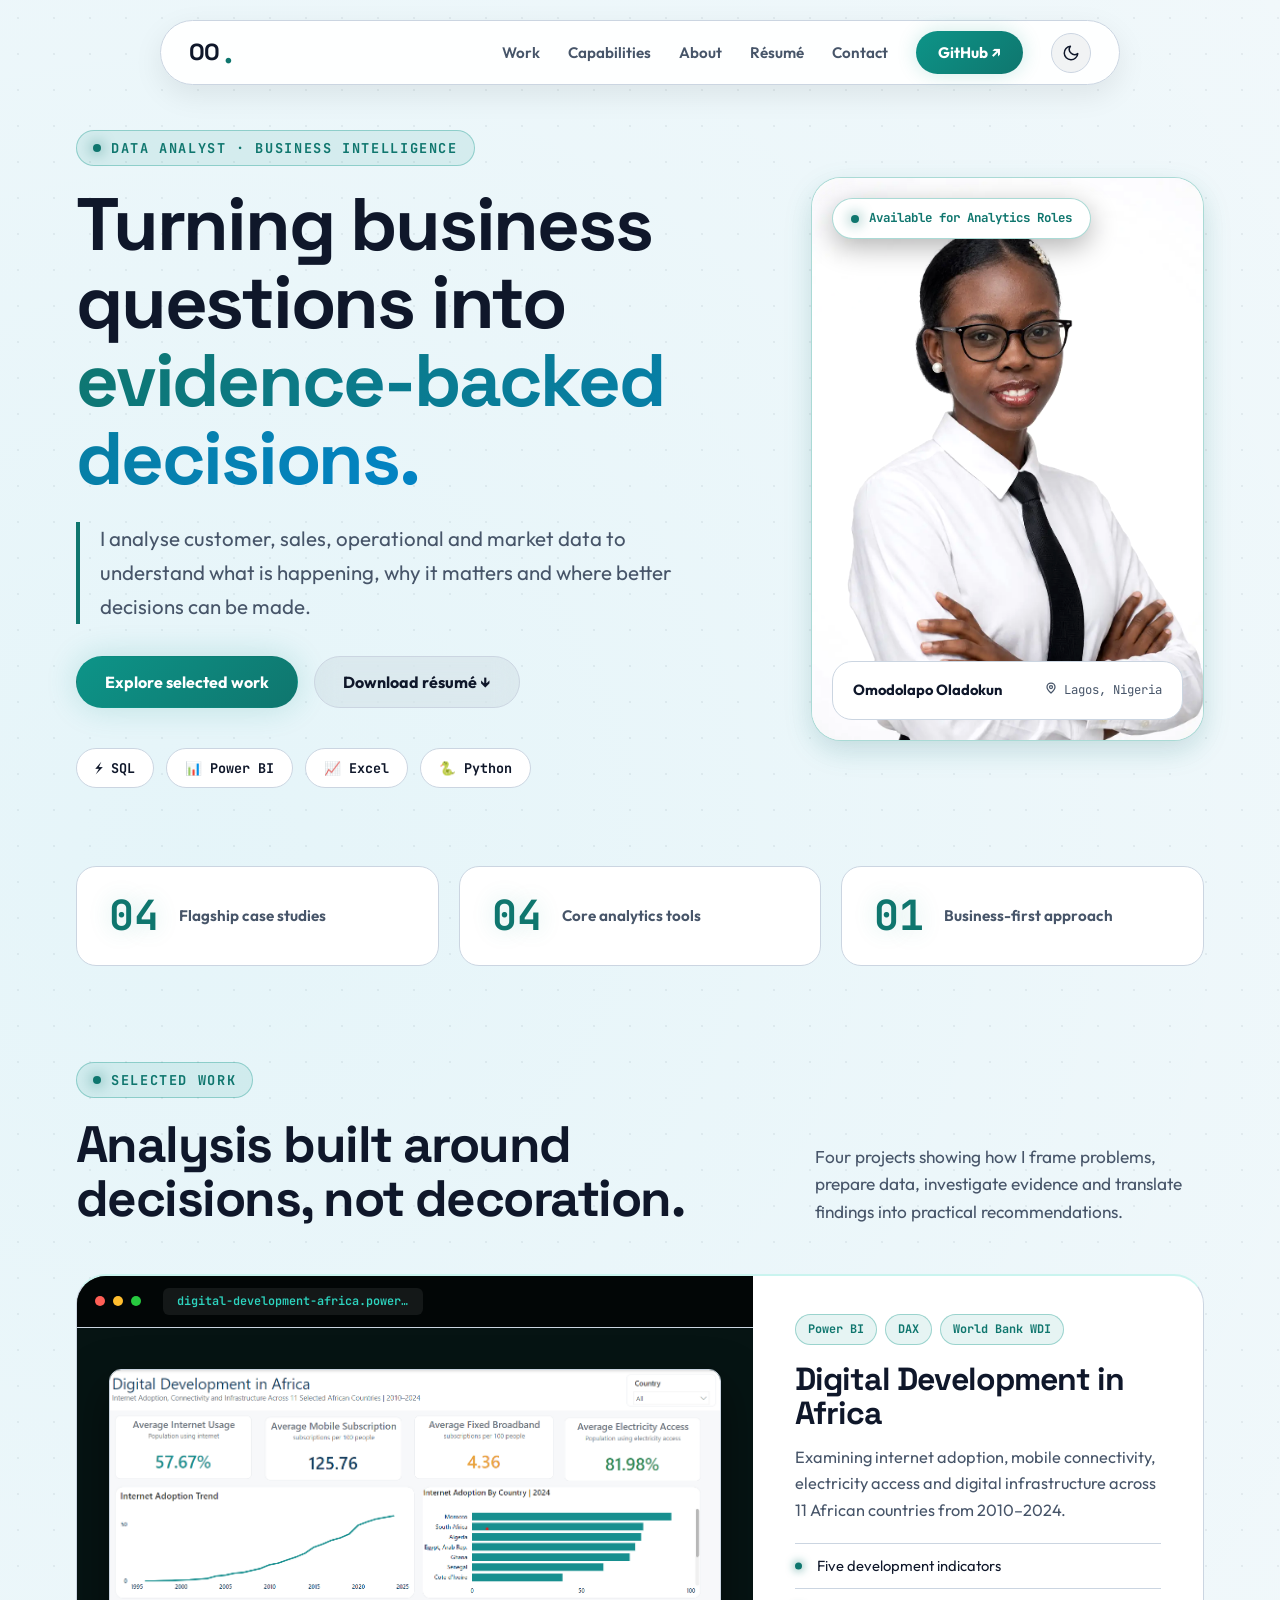
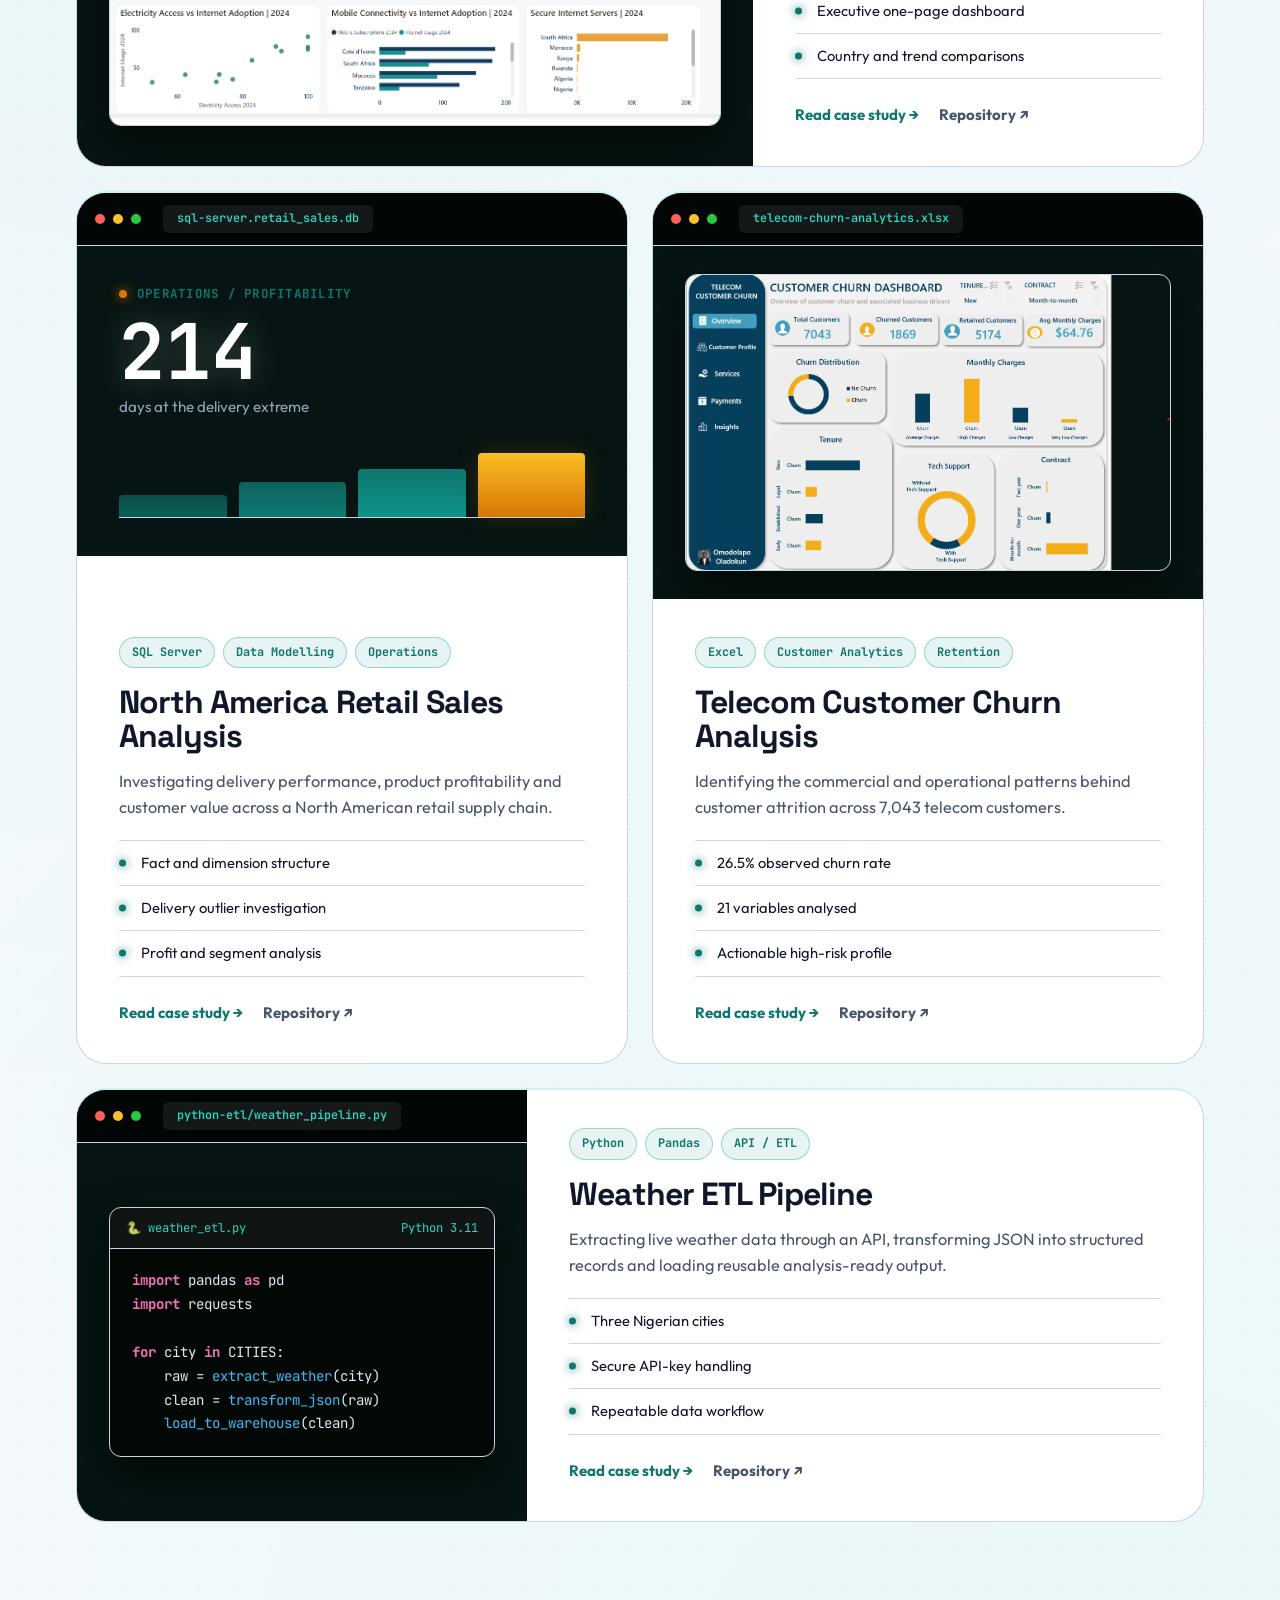
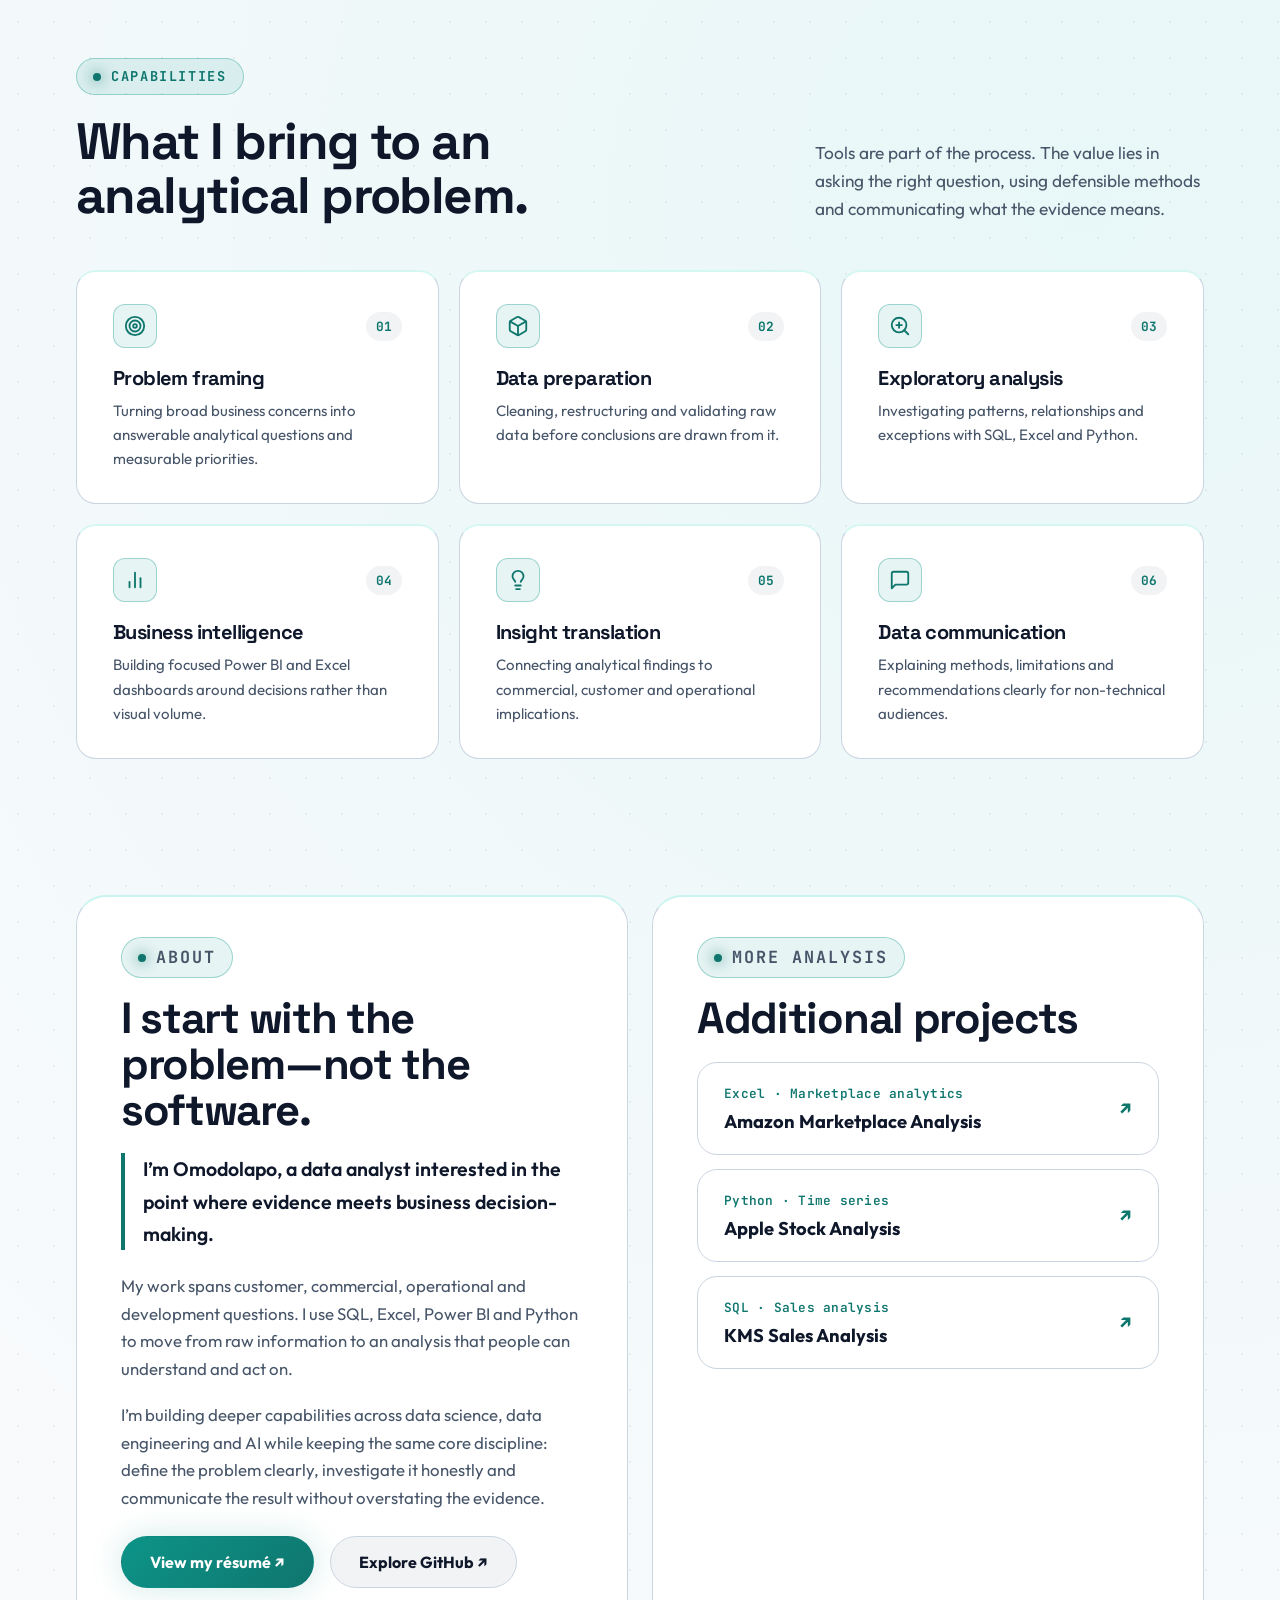
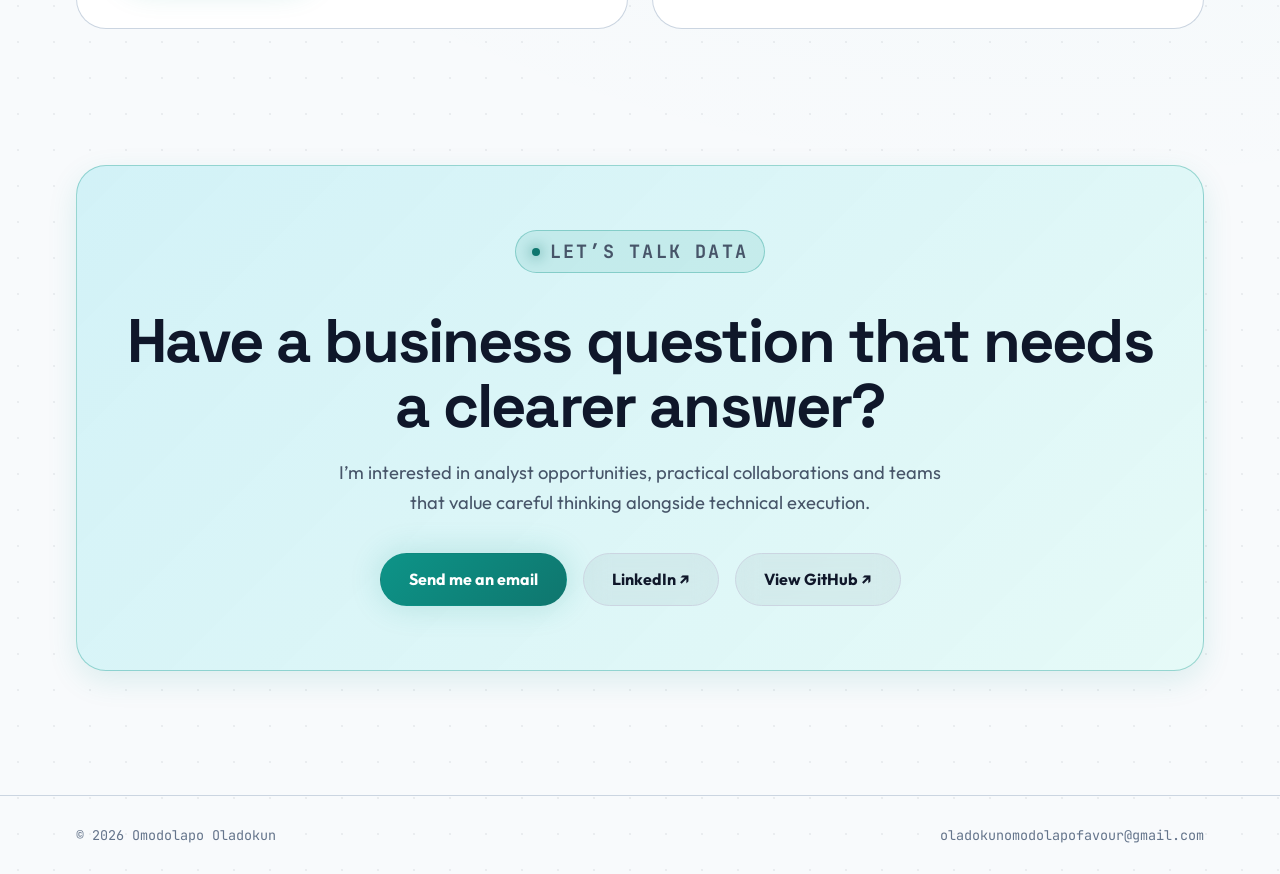
<file: index.html>
<!doctype html>
<html lang="en">
<head>
  <meta charset="utf-8">
  <meta name="viewport" content="width=device-width, initial-scale=1">
  <meta name="description" content="Omodolapo Oladokun is a data analyst using SQL, Power BI, Excel and Python to turn business questions into evidence-backed decisions.">
  <meta name="theme-color" content="#030807">
  <meta property="og:title" content="Omodolapo Oladokun | Data Analyst">
  <meta property="og:description" content="Business-focused analytics case studies across Power BI, SQL, Excel and Python.">
  <meta property="og:image" content="https://omodolapoladokun.github.io/assets/images/omodolapo-oladokun-headshot-v10.webp">
  <meta property="og:url" content="https://omodolapoladokun.github.io/">
  <meta property="og:type" content="website">
  <meta name="twitter:card" content="summary_large_image">
  <title>Omodolapo Oladokun | Data Analyst</title>
  <link rel="canonical" href="https://omodolapoladokun.github.io/">
  <link rel="icon" href="assets/favicon.svg" type="image/svg+xml">
  <link rel="stylesheet" href="styles.css">
  <script src="script.js" defer></script>
</head>
<body>
  <a class="skip-link" href="#main">Skip to content</a>

  <header class="site-header" data-header>
    <div class="shell">
      <div class="nav-wrap">
        <a class="brand" href="#top" aria-label="Omodolapo Oladokun — home">OO<span>.</span></a>
        <button class="nav-toggle" type="button" aria-expanded="false" aria-controls="site-nav" data-nav-toggle>
          <span></span><span></span><span></span>
          <span class="sr-only">Open navigation</span>
        </button>
        <nav id="site-nav" class="site-nav" aria-label="Primary navigation" data-nav>
          <a href="#work">Work</a>
          <a href="#capabilities">Capabilities</a>
          <a href="#about">About</a>
          <a href="assets/documents/omodolapo-oladokun-data-analyst-resume.pdf" target="_blank">Résumé</a>
          <a href="#contact">Contact</a>
          <a class="nav-cta" href="https://github.com/omodolapoladokun" target="_blank" rel="noreferrer">GitHub ↗</a>
          <button class="theme-toggle" type="button" aria-label="Toggle theme" data-theme-toggle>
            <svg class="sun-icon" width="18" height="18" viewBox="0 0 24 24" fill="none" stroke="currentColor" stroke-width="2" stroke-linecap="round" stroke-linejoin="round"><circle cx="12" cy="12" r="5"></circle><line x1="12" y1="1" x2="12" y2="3"></line><line x1="12" y1="21" x2="12" y2="23"></line><line x1="4.22" y1="4.22" x2="5.64" y2="5.64"></line><line x1="18.36" y1="18.36" x2="19.78" y2="19.78"></line><line x1="1" y1="12" x2="3" y2="12"></line><line x1="21" y1="12" x2="23" y2="12"></line><line x1="4.22" y1="19.78" x2="5.64" y2="18.36"></line><line x1="18.36" y1="5.64" x2="19.78" y2="4.22"></line></svg>
            <svg class="moon-icon" width="18" height="18" viewBox="0 0 24 24" fill="none" stroke="currentColor" stroke-width="2" stroke-linecap="round" stroke-linejoin="round"><path d="M21 12.79A9 9 0 1 1 11.21 3 7 7 0 0 0 21 12.79z"></path></svg>
          </button>
        </nav>
      </div>
    </div>
  </header>

  <main id="main">
    <section class="hero shell" id="top">
      <div class="hero-copy reveal" style="--delay: 1;">
        <p class="eyebrow">Data Analyst · Business Intelligence</p>
        <h1>Turning business questions into <em>evidence-backed decisions.</em></h1>
        <p class="hero-lead">I analyse customer, sales, operational and market data to understand what is happening, why it matters and where better decisions can be made.</p>
        <div class="hero-actions">
          <a class="button button-primary" href="#work">Explore selected work</a>
          <a class="button button-secondary" href="assets/documents/omodolapo-oladokun-data-analyst-resume.pdf" download="Omodolapo-Oladokun-Data-Analyst-Resume.pdf">Download résumé ↓</a>
        </div>
        <ul class="tool-line" aria-label="Primary tools">
          <li>⚡ SQL</li>
          <li>📊 Power BI</li>
          <li>📈 Excel</li>
          <li>🐍 Python</li>
        </ul>
      </div>

      <div class="portrait-panel reveal" style="--delay: 2;">
        <div class="portrait-badge">Available for Analytics Roles</div>
        <img class="portrait-image" src="assets/images/omodolapo-oladokun-headshot-v4.webp" alt="Professional portrait of Omodolapo Oladokun" width="1072" height="1467">
        <div class="portrait-caption">
          <span>Omodolapo Oladokun</span>
          <small>
            <svg width="12" height="12" viewBox="0 0 24 24" fill="none" stroke="currentColor" stroke-width="2.5" stroke-linecap="round" stroke-linejoin="round" aria-hidden="true"><path d="M12 2a8 8 0 0 0-8 8c0 5.25 8 12 8 12s8-6.75 8-12a8 8 0 0 0-8-8z"></path><circle cx="12" cy="10" r="3"></circle></svg>
            Lagos, Nigeria
          </small>
        </div>
      </div>
    </section>

    <section class="proof-strip shell" aria-label="Portfolio summary">
      <div class="proof-grid">
        <div class="proof-card reveal" style="--delay: 1;">
          <strong>04</strong>
          <span>Flagship case studies</span>
        </div>
        <div class="proof-card reveal" style="--delay: 2;">
          <strong>04</strong>
          <span>Core analytics tools</span>
        </div>
        <div class="proof-card reveal" style="--delay: 3;">
          <strong>01</strong>
          <span>Business-first approach</span>
        </div>
      </div>
    </section>

    <section class="section shell" id="work">
      <div class="section-heading reveal">
        <div>
          <p class="eyebrow">Selected work</p>
          <h2>Analysis built around decisions, not decoration.</h2>
        </div>
        <p>Four projects showing how I frame problems, prepare data, investigate evidence and translate findings into practical recommendations.</p>
      </div>

      <div class="bento-grid">
        <!-- Project 01: Large Bento -->
        <article class="bento-card bento-card-lg reveal" style="--delay: 1;">
          <a class="bento-visual" href="case-studies/digital-development.html" aria-label="Read Digital Development in Africa case study">
            <div class="browser-bar">
              <span class="browser-dot"></span><span class="browser-dot"></span><span class="browser-dot"></span>
              <span class="browser-url">digital-development-africa.powerbi.com</span>
            </div>
            <div class="bento-img-wrap">
              <img src="assets/images/digital-development-dashboard.png" alt="Power BI dashboard comparing digital development across selected African countries">
            </div>
          </a>
          <div class="bento-body">
            <div>
              <div class="project-tags"><span>Power BI</span><span>DAX</span><span>World Bank WDI</span></div>
              <h3><a href="case-studies/digital-development.html">Digital Development in Africa</a></h3>
              <p>Examining internet adoption, mobile connectivity, electricity access and digital infrastructure across 11 African countries from 2010–2024.</p>
              <ul class="project-evidence">
                <li>Five development indicators</li>
                <li>Executive one-page dashboard</li>
                <li>Country and trend comparisons</li>
              </ul>
            </div>
            <div class="project-links">
              <a class="text-link" href="case-studies/digital-development.html">Read case study →</a>
              <a class="text-link muted" href="https://github.com/omodolapoladokun/Digital-Development-In-Africa" target="_blank" rel="noreferrer">Repository ↗</a>
            </div>
          </div>
        </article>

        <!-- Project 02: Medium Bento -->
        <article class="bento-card bento-card-md reveal" style="--delay: 2;">
          <a class="bento-visual" href="case-studies/retail-sales.html" aria-label="Read North America Retail Sales case study">
            <div class="browser-bar">
              <span class="browser-dot"></span><span class="browser-dot"></span><span class="browser-dot"></span>
              <span class="browser-url">sql-server.retail_sales.db</span>
            </div>
            <div class="retail-bento-graphic">
              <div class="visual-kicker">Operations / Profitability</div>
              <div class="visual-stat">
                <strong>214</strong>
                <span>days at the delivery extreme</span>
              </div>
              <div class="visual-bars" aria-hidden="true"><i></i><i></i><i></i><i></i></div>
            </div>
          </a>
          <div class="bento-body">
            <div>
              <div class="project-tags"><span>SQL Server</span><span>Data Modelling</span><span>Operations</span></div>
              <h3><a href="case-studies/retail-sales.html">North America Retail Sales Analysis</a></h3>
              <p>Investigating delivery performance, product profitability and customer value across a North American retail supply chain.</p>
              <ul class="project-evidence">
                <li>Fact and dimension structure</li>
                <li>Delivery outlier investigation</li>
                <li>Profit and segment analysis</li>
              </ul>
            </div>
            <div class="project-links">
              <a class="text-link" href="case-studies/retail-sales.html">Read case study →</a>
              <a class="text-link muted" href="https://github.com/omodolapoladokun/North-America-Retail-Sales-Analysis" target="_blank" rel="noreferrer">Repository ↗</a>
            </div>
          </div>
        </article>

        <!-- Project 03: Medium Bento -->
        <article class="bento-card bento-card-md reveal" style="--delay: 3;">
          <a class="bento-visual" href="case-studies/telecom-churn.html" aria-label="Read Telecom Customer Churn case study">
            <div class="browser-bar">
              <span class="browser-dot"></span><span class="browser-dot"></span><span class="browser-dot"></span>
              <span class="browser-url">telecom-churn-analytics.xlsx</span>
            </div>
            <div class="bento-img-wrap">
              <img src="assets/images/telecom-churn-dashboard.png" alt="Excel dashboard summarising telecom customer churn analysis">
            </div>
          </a>
          <div class="bento-body">
            <div>
              <div class="project-tags"><span>Excel</span><span>Customer Analytics</span><span>Retention</span></div>
              <h3><a href="case-studies/telecom-churn.html">Telecom Customer Churn Analysis</a></h3>
              <p>Identifying the commercial and operational patterns behind customer attrition across 7,043 telecom customers.</p>
              <ul class="project-evidence">
                <li>26.5% observed churn rate</li>
                <li>21 variables analysed</li>
                <li>Actionable high-risk profile</li>
              </ul>
            </div>
            <div class="project-links">
              <a class="text-link" href="case-studies/telecom-churn.html">Read case study →</a>
              <a class="text-link muted" href="https://github.com/omodolapoladokun/Telecom-Customer-Churn-Analysis" target="_blank" rel="noreferrer">Repository ↗</a>
            </div>
          </div>
        </article>

        <!-- Project 04: Full Width Code Bento -->
        <article class="bento-card bento-card-full reveal" style="--delay: 4;">
          <a class="bento-visual" href="case-studies/weather-etl.html" aria-label="Read Weather ETL Pipeline case study">
            <div class="browser-bar">
              <span class="browser-dot"></span><span class="browser-dot"></span><span class="browser-dot"></span>
              <span class="browser-url">python-etl/weather_pipeline.py</span>
            </div>
            <div class="code-bento-graphic">
              <div class="code-window" aria-hidden="true">
                <div class="code-header">
                  <span>🐍 weather_etl.py</span>
                  <span>Python 3.11</span>
                </div>
                <pre><span class="code-kw">import</span> pandas <span class="code-kw">as</span> pd
<span class="code-kw">import</span> requests

<span class="code-kw">for</span> city <span class="code-kw">in</span> CITIES:
    raw = <span class="code-fn">extract_weather</span>(city)
    clean = <span class="code-fn">transform_json</span>(raw)
    <span class="code-fn">load_to_warehouse</span>(clean)</pre>
              </div>
            </div>
          </a>
          <div class="bento-body">
            <div>
              <div class="project-tags"><span>Python</span><span>Pandas</span><span>API / ETL</span></div>
              <h3><a href="case-studies/weather-etl.html">Weather ETL Pipeline</a></h3>
              <p>Extracting live weather data through an API, transforming JSON into structured records and loading reusable analysis-ready output.</p>
              <ul class="project-evidence">
                <li>Three Nigerian cities</li>
                <li>Secure API-key handling</li>
                <li>Repeatable data workflow</li>
              </ul>
            </div>
            <div class="project-links">
              <a class="text-link" href="case-studies/weather-etl.html">Read case study →</a>
              <a class="text-link muted" href="https://github.com/omodolapoladokun/Weather-ETL-Pipeline" target="_blank" rel="noreferrer">Repository ↗</a>
            </div>
          </div>
        </article>
      </div>
    </section>

    <section class="section section-tint" id="capabilities">
      <div class="shell">
        <div class="section-heading reveal">
          <div><p class="eyebrow">Capabilities</p><h2>What I bring to an analytical problem.</h2></div>
          <p>Tools are part of the process. The value lies in asking the right question, using defensible methods and communicating what the evidence means.</p>
        </div>
        <div class="capability-grid">
          <article class="capability-card reveal" style="--delay: 1;">
            <div class="capability-header">
              <div class="capability-icon" aria-hidden="true">
                <svg width="22" height="22" viewBox="0 0 24 24" fill="none" stroke="currentColor" stroke-width="2" stroke-linecap="round" stroke-linejoin="round"><circle cx="12" cy="12" r="10"></circle><circle cx="12" cy="12" r="6"></circle><circle cx="12" cy="12" r="2"></circle></svg>
              </div>
              <span class="capability-num">01</span>
            </div>
            <h3>Problem framing</h3>
            <p>Turning broad business concerns into answerable analytical questions and measurable priorities.</p>
          </article>

          <article class="capability-card reveal" style="--delay: 2;">
            <div class="capability-header">
              <div class="capability-icon" aria-hidden="true">
                <svg width="22" height="22" viewBox="0 0 24 24" fill="none" stroke="currentColor" stroke-width="2" stroke-linecap="round" stroke-linejoin="round"><path d="M21 16V8a2 2 0 0 0-1-1.73l-7-4a2 2 0 0 0-2 0l-7 4A2 2 0 0 0 3 8v8a2 2 0 0 0 1 1.73l7 4a2 2 0 0 0 2 0l7-4A2 2 0 0 0 21 16z"></path><polyline points="3.27 6.96 12 12.01 20.73 6.96"></polyline><line x1="12" y1="22.08" x2="12" y2="12"></line></svg>
              </div>
              <span class="capability-num">02</span>
            </div>
            <h3>Data preparation</h3>
            <p>Cleaning, restructuring and validating raw data before conclusions are drawn from it.</p>
          </article>

          <article class="capability-card reveal" style="--delay: 3;">
            <div class="capability-header">
              <div class="capability-icon" aria-hidden="true">
                <svg width="22" height="22" viewBox="0 0 24 24" fill="none" stroke="currentColor" stroke-width="2" stroke-linecap="round" stroke-linejoin="round"><circle cx="11" cy="11" r="8"></circle><line x1="21" y1="21" x2="16.65" y2="16.65"></line><line x1="11" y1="8" x2="11" y2="14"></line><line x1="8" y1="11" x2="14" y2="11"></line></svg>
              </div>
              <span class="capability-num">03</span>
            </div>
            <h3>Exploratory analysis</h3>
            <p>Investigating patterns, relationships and exceptions with SQL, Excel and Python.</p>
          </article>

          <article class="capability-card reveal" style="--delay: 4;">
            <div class="capability-header">
              <div class="capability-icon" aria-hidden="true">
                <svg width="22" height="22" viewBox="0 0 24 24" fill="none" stroke="currentColor" stroke-width="2" stroke-linecap="round" stroke-linejoin="round"><line x1="18" y1="20" x2="18" y2="10"></line><line x1="12" y1="20" x2="12" y2="4"></line><line x1="6" y1="20" x2="6" y2="14"></line></svg>
              </div>
              <span class="capability-num">04</span>
            </div>
            <h3>Business intelligence</h3>
            <p>Building focused Power BI and Excel dashboards around decisions rather than visual volume.</p>
          </article>

          <article class="capability-card reveal" style="--delay: 5;">
            <div class="capability-header">
              <div class="capability-icon" aria-hidden="true">
                <svg width="22" height="22" viewBox="0 0 24 24" fill="none" stroke="currentColor" stroke-width="2" stroke-linecap="round" stroke-linejoin="round"><path d="M15 14c.2-1 .7-1.7 1.5-2.5 1-.9 1.5-2.2 1.5-3.5A6 6 0 0 0 6 8c0 1 .2 2.2 1.5 3.5.7.7 1.3 1.5 1.5 2.5"></path><path d="M9 18h6"></path><path d="M10 22h4"></path></svg>
              </div>
              <span class="capability-num">05</span>
            </div>
            <h3>Insight translation</h3>
            <p>Connecting analytical findings to commercial, customer and operational implications.</p>
          </article>

          <article class="capability-card reveal" style="--delay: 6;">
            <div class="capability-header">
              <div class="capability-icon" aria-hidden="true">
                <svg width="22" height="22" viewBox="0 0 24 24" fill="none" stroke="currentColor" stroke-width="2" stroke-linecap="round" stroke-linejoin="round"><path d="M21 15a2 2 0 0 1-2 2H7l-4 4V5a2 2 0 0 1 2-2h14a2 2 0 0 1 2 2z"></path></svg>
              </div>
              <span class="capability-num">06</span>
            </div>
            <h3>Data communication</h3>
            <p>Explaining methods, limitations and recommendations clearly for non-technical audiences.</p>
          </article>
        </div>
      </div>
    </section>

    <section class="section shell" id="about">
      <div class="about-bento">
        <div class="about-card reveal">
          <p class="eyebrow">About</p>
          <h2>I start with the problem—not the software.</h2>
          <p class="about-lead">I’m Omodolapo, a data analyst interested in the point where evidence meets business decision-making.</p>
          <p>My work spans customer, commercial, operational and development questions. I use SQL, Excel, Power BI and Python to move from raw information to an analysis that people can understand and act on.</p>
          <p>I’m building deeper capabilities across data science, data engineering and AI while keeping the same core discipline: define the problem clearly, investigate it honestly and communicate the result without overstating the evidence.</p>
          <div class="hero-actions" style="margin-top: 24px;">
            <a class="button button-primary" href="assets/documents/omodolapo-oladokun-data-analyst-resume.pdf" target="_blank">View my résumé ↗</a>
            <a class="button button-secondary" href="https://github.com/omodolapoladokun" target="_blank" rel="noreferrer">Explore GitHub ↗</a>
          </div>
        </div>

        <div class="about-card reveal" style="--delay: 2;">
          <p class="eyebrow">More analysis</p>
          <h2>Additional projects</h2>
          <div class="small-projects">
            <a class="small-project" href="https://github.com/omodolapoladokun/Amazon-Marketplace-Analysis" target="_blank" rel="noreferrer">
              <div>
                <span>Excel · Marketplace analytics</span>
                <strong>Amazon Marketplace Analysis</strong>
              </div>
              <i>↗</i>
            </a>
            <a class="small-project" href="https://github.com/omodolapoladokun/Apple-Stock-Time-Series-Analysis" target="_blank" rel="noreferrer">
              <div>
                <span>Python · Time series</span>
                <strong>Apple Stock Analysis</strong>
              </div>
              <i>↗</i>
            </a>
            <a class="small-project" href="https://github.com/omodolapoladokun/KMS_Sales_Analysis" target="_blank" rel="noreferrer">
              <div>
                <span>SQL · Sales analysis</span>
                <strong>KMS Sales Analysis</strong>
              </div>
              <i>↗</i>
            </a>
          </div>
        </div>
      </div>
    </section>

    <section class="section shell" id="contact">
      <div class="contact-bento reveal">
        <p class="eyebrow">Let’s talk data</p>
        <h2>Have a business question that needs a clearer answer?</h2>
        <p>I’m interested in analyst opportunities, practical collaborations and teams that value careful thinking alongside technical execution.</p>
        <div class="contact-actions">
          <a class="button button-primary" href="mailto:oladokunomodolapofavour@gmail.com">Send me an email</a>
          <a class="button button-secondary" href="https://www.linkedin.com/in/omodolapoladokun" target="_blank" rel="noreferrer">LinkedIn ↗</a>
          <a class="button button-secondary" href="https://github.com/omodolapoladokun" target="_blank" rel="noreferrer">View GitHub ↗</a>
        </div>
      </div>
    </section>
  </main>

  <footer class="site-footer">
    <div class="shell">
      <span>© <span data-year></span> Omodolapo Oladokun</span>
      <a href="mailto:oladokunomodolapofavour@gmail.com">oladokunomodolapofavour@gmail.com</a>
    </div>
  </footer>
</body>
</html>
</file>
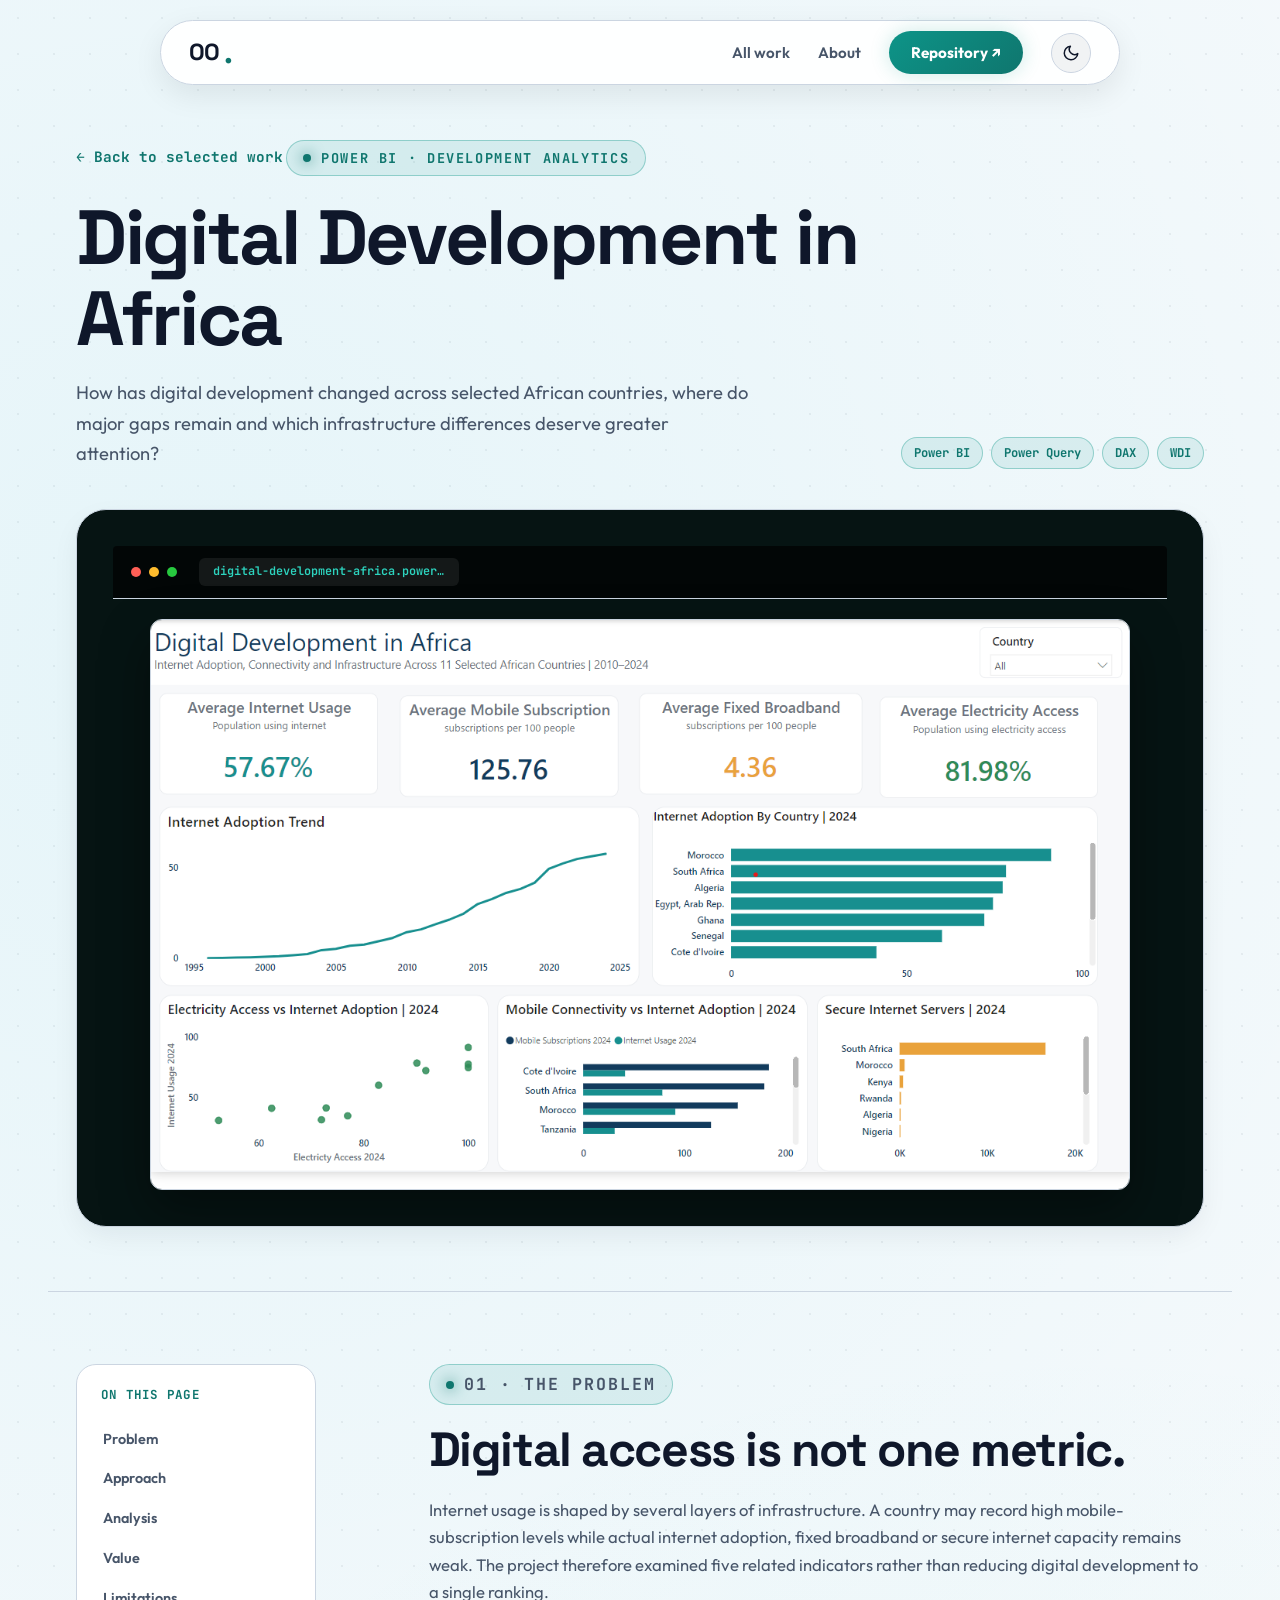
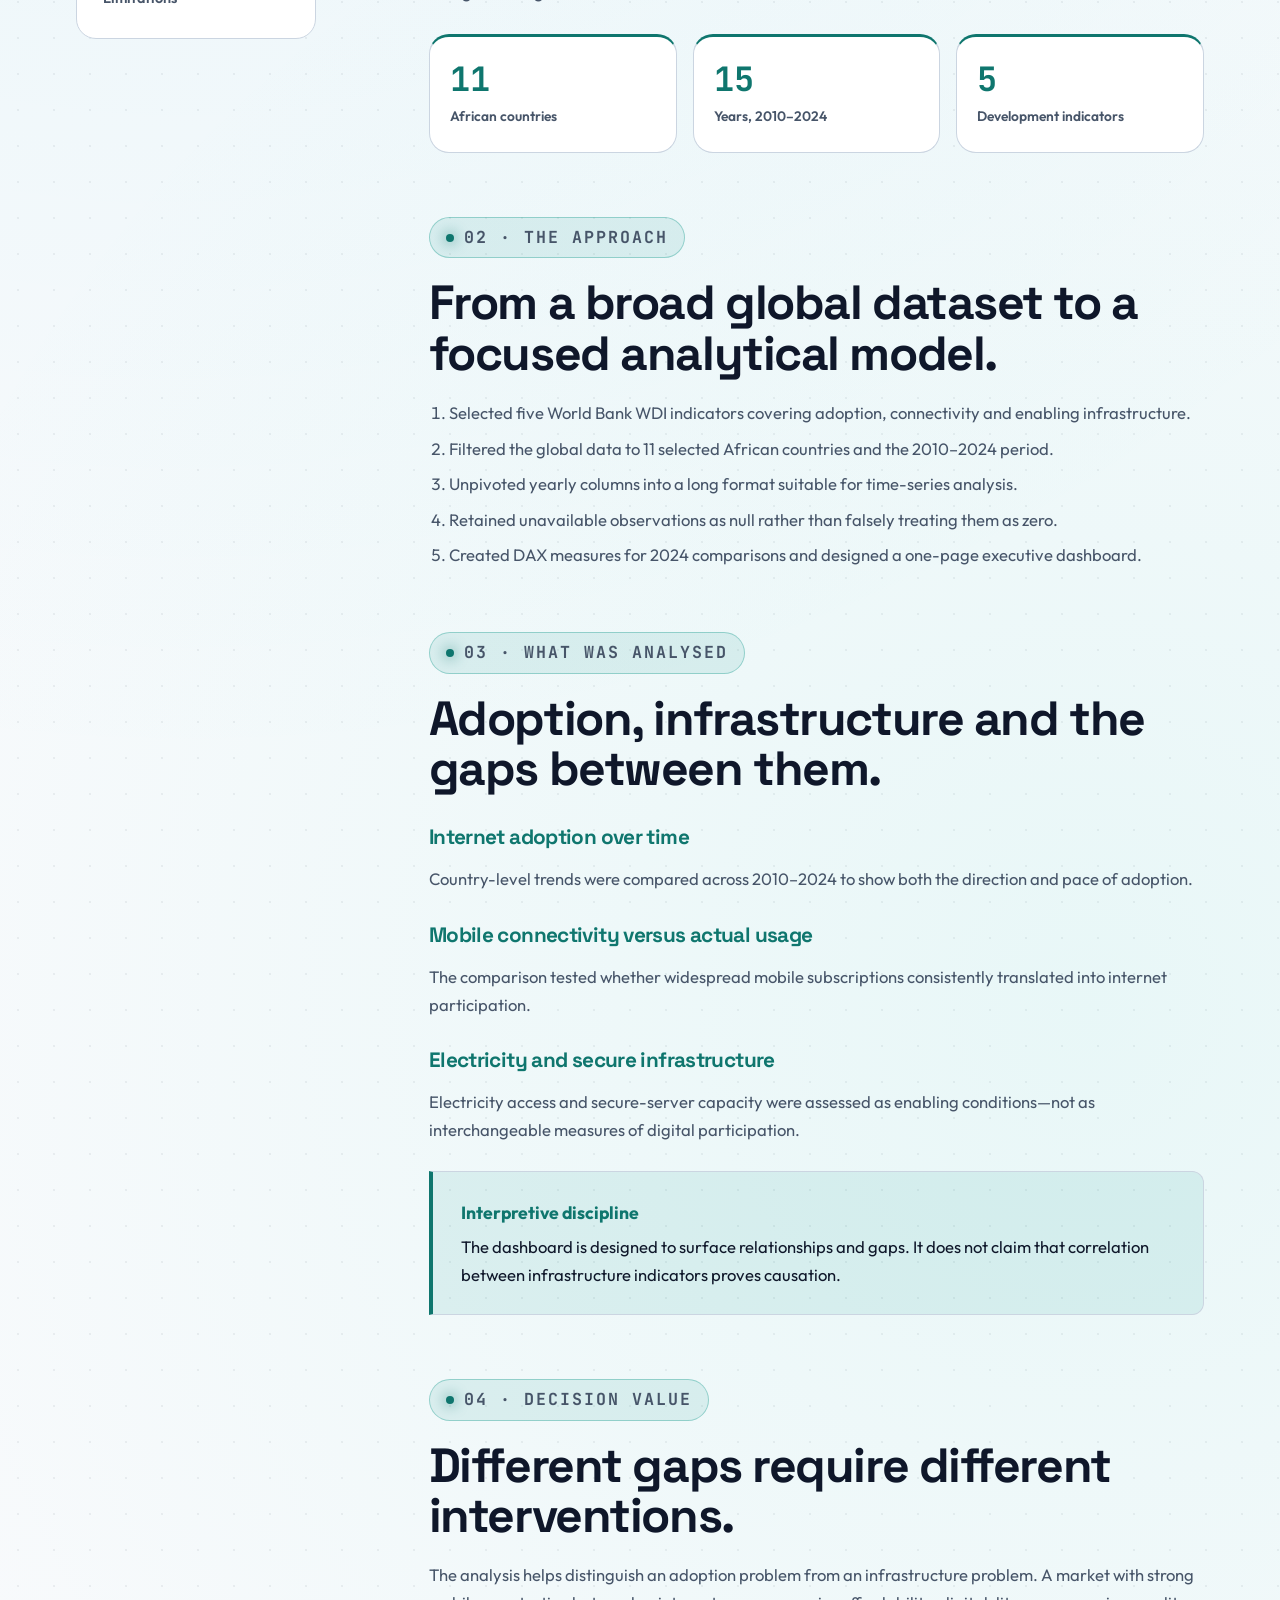
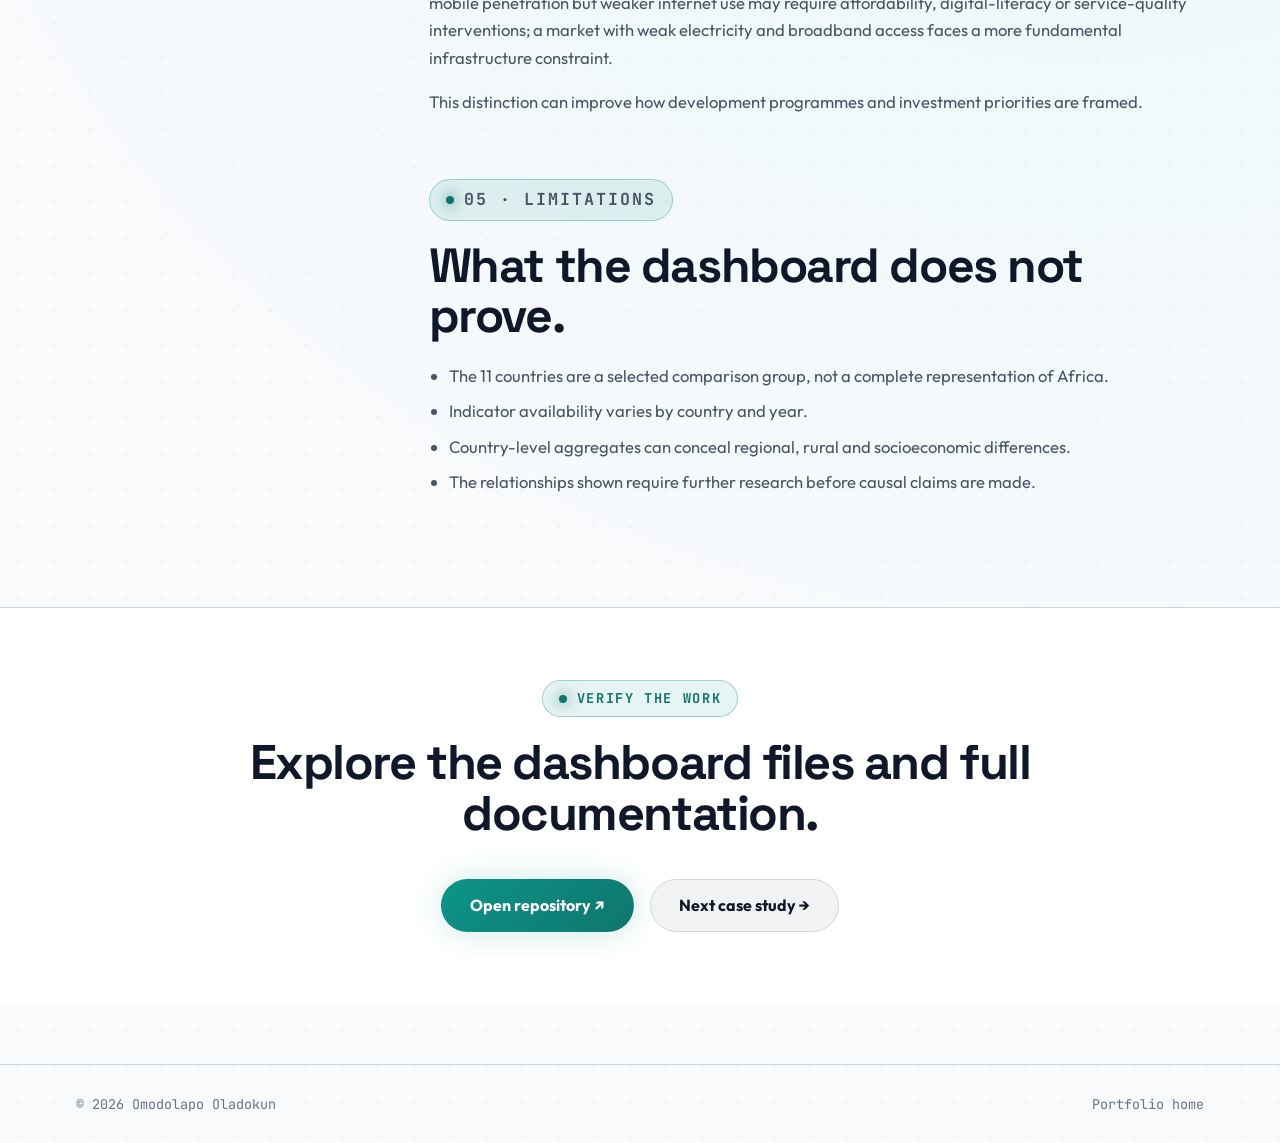
<file: case-studies/digital-development.html>
<!doctype html>
<html lang="en">
<head>
  <meta charset="utf-8">
  <meta name="viewport" content="width=device-width, initial-scale=1">
  <meta name="description" content="Power BI case study examining digital development across 11 selected African countries.">
  <title>Digital Development in Africa | Omodolapo Oladokun</title>
  <link rel="icon" href="../assets/favicon.svg" type="image/svg+xml">
  <link rel="stylesheet" href="../styles.css">
  <script src="../script.js" defer></script>
</head>
<body>
  <a class="skip-link" href="#case-content">Skip to case study</a>
  <header class="site-header" data-header>
    <div class="shell">
      <div class="nav-wrap">
        <a class="brand" href="../index.html">OO<span>.</span></a>
        <button class="nav-toggle" type="button" aria-expanded="false" aria-controls="case-nav" data-nav-toggle>
          <span></span><span></span><span></span>
          <span class="sr-only">Open navigation</span>
        </button>
        <nav id="case-nav" class="site-nav" data-nav>
          <a href="../index.html#work">All work</a>
          <a href="../index.html#about">About</a>
          <a class="nav-cta" href="https://github.com/omodolapoladokun/Digital-Development-In-Africa" target="_blank" rel="noreferrer">Repository ↗</a>
          <button class="theme-toggle" type="button" aria-label="Toggle theme" data-theme-toggle>
            <svg class="sun-icon" width="18" height="18" viewBox="0 0 24 24" fill="none" stroke="currentColor" stroke-width="2" stroke-linecap="round" stroke-linejoin="round"><circle cx="12" cy="12" r="5"></circle><line x1="12" y1="1" x2="12" y2="3"></line><line x1="12" y1="21" x2="12" y2="23"></line><line x1="4.22" y1="4.22" x2="5.64" y2="5.64"></line><line x1="18.36" y1="18.36" x2="19.78" y2="19.78"></line><line x1="1" y1="12" x2="3" y2="12"></line><line x1="21" y1="12" x2="23" y2="12"></line><line x1="4.22" y1="19.78" x2="5.64" y2="18.36"></line><line x1="18.36" y1="5.64" x2="19.78" y2="4.22"></line></svg>
            <svg class="moon-icon" width="18" height="18" viewBox="0 0 24 24" fill="none" stroke="currentColor" stroke-width="2" stroke-linecap="round" stroke-linejoin="round"><path d="M21 12.79A9 9 0 1 1 11.21 3 7 7 0 0 0 21 12.79z"></path></svg>
          </button>
        </nav>
      </div>
    </div>
  </header>
  <main>
    <section class="case-hero shell reveal">
      <a class="back-link" href="../index.html#work">← Back to selected work</a>
      <p class="eyebrow">Power BI · Development analytics</p>
      <h1>Digital Development in Africa</h1>
      <div class="case-intro">
        <p>How has digital development changed across selected African countries, where do major gaps remain and which infrastructure differences deserve greater attention?</p>
        <div class="case-tools"><span>Power BI</span><span>Power Query</span><span>DAX</span><span>WDI</span></div>
      </div>
      <div class="case-cover">
        <div class="browser-bar" style="width: 100%; border-radius: 4px 4px 0 0; margin-bottom: 20px;">
          <span class="browser-dot"></span><span class="browser-dot"></span><span class="browser-dot"></span>
          <span class="browser-url">digital-development-africa.powerbi.com</span>
        </div>
        <img src="../assets/images/digital-development-dashboard.png" alt="Power BI dashboard comparing internet adoption, mobile connectivity, electricity and secure internet infrastructure">
      </div>
    </section>

    <div class="case-body shell" id="case-content">
      <aside class="case-sidebar">
        <p>On this page</p>
        <a href="#problem">Problem</a>
        <a href="#approach">Approach</a>
        <a href="#analysis">Analysis</a>
        <a href="#value">Value</a>
        <a href="#limitations">Limitations</a>
      </aside>
      <article class="case-content">
        <section id="problem">
          <p class="eyebrow">01 · The problem</p>
          <h2>Digital access is not one metric.</h2>
          <p>Internet usage is shaped by several layers of infrastructure. A country may record high mobile-subscription levels while actual internet adoption, fixed broadband or secure internet capacity remains weak. The project therefore examined five related indicators rather than reducing digital development to a single ranking.</p>
          <div class="metric-grid">
            <div class="metric"><strong>11</strong><span>African countries</span></div>
            <div class="metric"><strong>15</strong><span>Years, 2010–2024</span></div>
            <div class="metric"><strong>5</strong><span>Development indicators</span></div>
          </div>
        </section>
        <section id="approach">
          <p class="eyebrow">02 · The approach</p>
          <h2>From a broad global dataset to a focused analytical model.</h2>
          <ol>
            <li>Selected five World Bank WDI indicators covering adoption, connectivity and enabling infrastructure.</li>
            <li>Filtered the global data to 11 selected African countries and the 2010–2024 period.</li>
            <li>Unpivoted yearly columns into a long format suitable for time-series analysis.</li>
            <li>Retained unavailable observations as null rather than falsely treating them as zero.</li>
            <li>Created DAX measures for 2024 comparisons and designed a one-page executive dashboard.</li>
          </ol>
        </section>
        <section id="analysis">
          <p class="eyebrow">03 · What was analysed</p>
          <h2>Adoption, infrastructure and the gaps between them.</h2>
          <h3>Internet adoption over time</h3>
          <p>Country-level trends were compared across 2010–2024 to show both the direction and pace of adoption.</p>
          <h3>Mobile connectivity versus actual usage</h3>
          <p>The comparison tested whether widespread mobile subscriptions consistently translated into internet participation.</p>
          <h3>Electricity and secure infrastructure</h3>
          <p>Electricity access and secure-server capacity were assessed as enabling conditions—not as interchangeable measures of digital participation.</p>
          <div class="insight">
            <strong>Interpretive discipline</strong>The dashboard is designed to surface relationships and gaps. It does not claim that correlation between infrastructure indicators proves causation.
          </div>
        </section>
        <section id="value">
          <p class="eyebrow">04 · Decision value</p>
          <h2>Different gaps require different interventions.</h2>
          <p>The analysis helps distinguish an adoption problem from an infrastructure problem. A market with strong mobile penetration but weaker internet use may require affordability, digital-literacy or service-quality interventions; a market with weak electricity and broadband access faces a more fundamental infrastructure constraint.</p>
          <p>This distinction can improve how development programmes and investment priorities are framed.</p>
        </section>
        <section id="limitations">
          <p class="eyebrow">05 · Limitations</p>
          <h2>What the dashboard does not prove.</h2>
          <ul>
            <li>The 11 countries are a selected comparison group, not a complete representation of Africa.</li>
            <li>Indicator availability varies by country and year.</li>
            <li>Country-level aggregates can conceal regional, rural and socioeconomic differences.</li>
            <li>The relationships shown require further research before causal claims are made.</li>
          </ul>
        </section>
      </article>
    </div>
    <section class="case-cta">
      <div class="shell">
        <p class="eyebrow">Verify the work</p>
        <h2>Explore the dashboard files and full documentation.</h2>
        <div class="hero-actions">
          <a class="button button-primary" href="https://github.com/omodolapoladokun/Digital-Development-In-Africa" target="_blank" rel="noreferrer">Open repository ↗</a>
          <a class="button button-secondary" href="retail-sales.html">Next case study →</a>
        </div>
      </div>
    </section>
  </main>
  <footer class="site-footer">
    <div class="shell"><span>© <span data-year></span> Omodolapo Oladokun</span><a href="../index.html">Portfolio home</a></div>
  </footer>
</body>
</html>
</file>
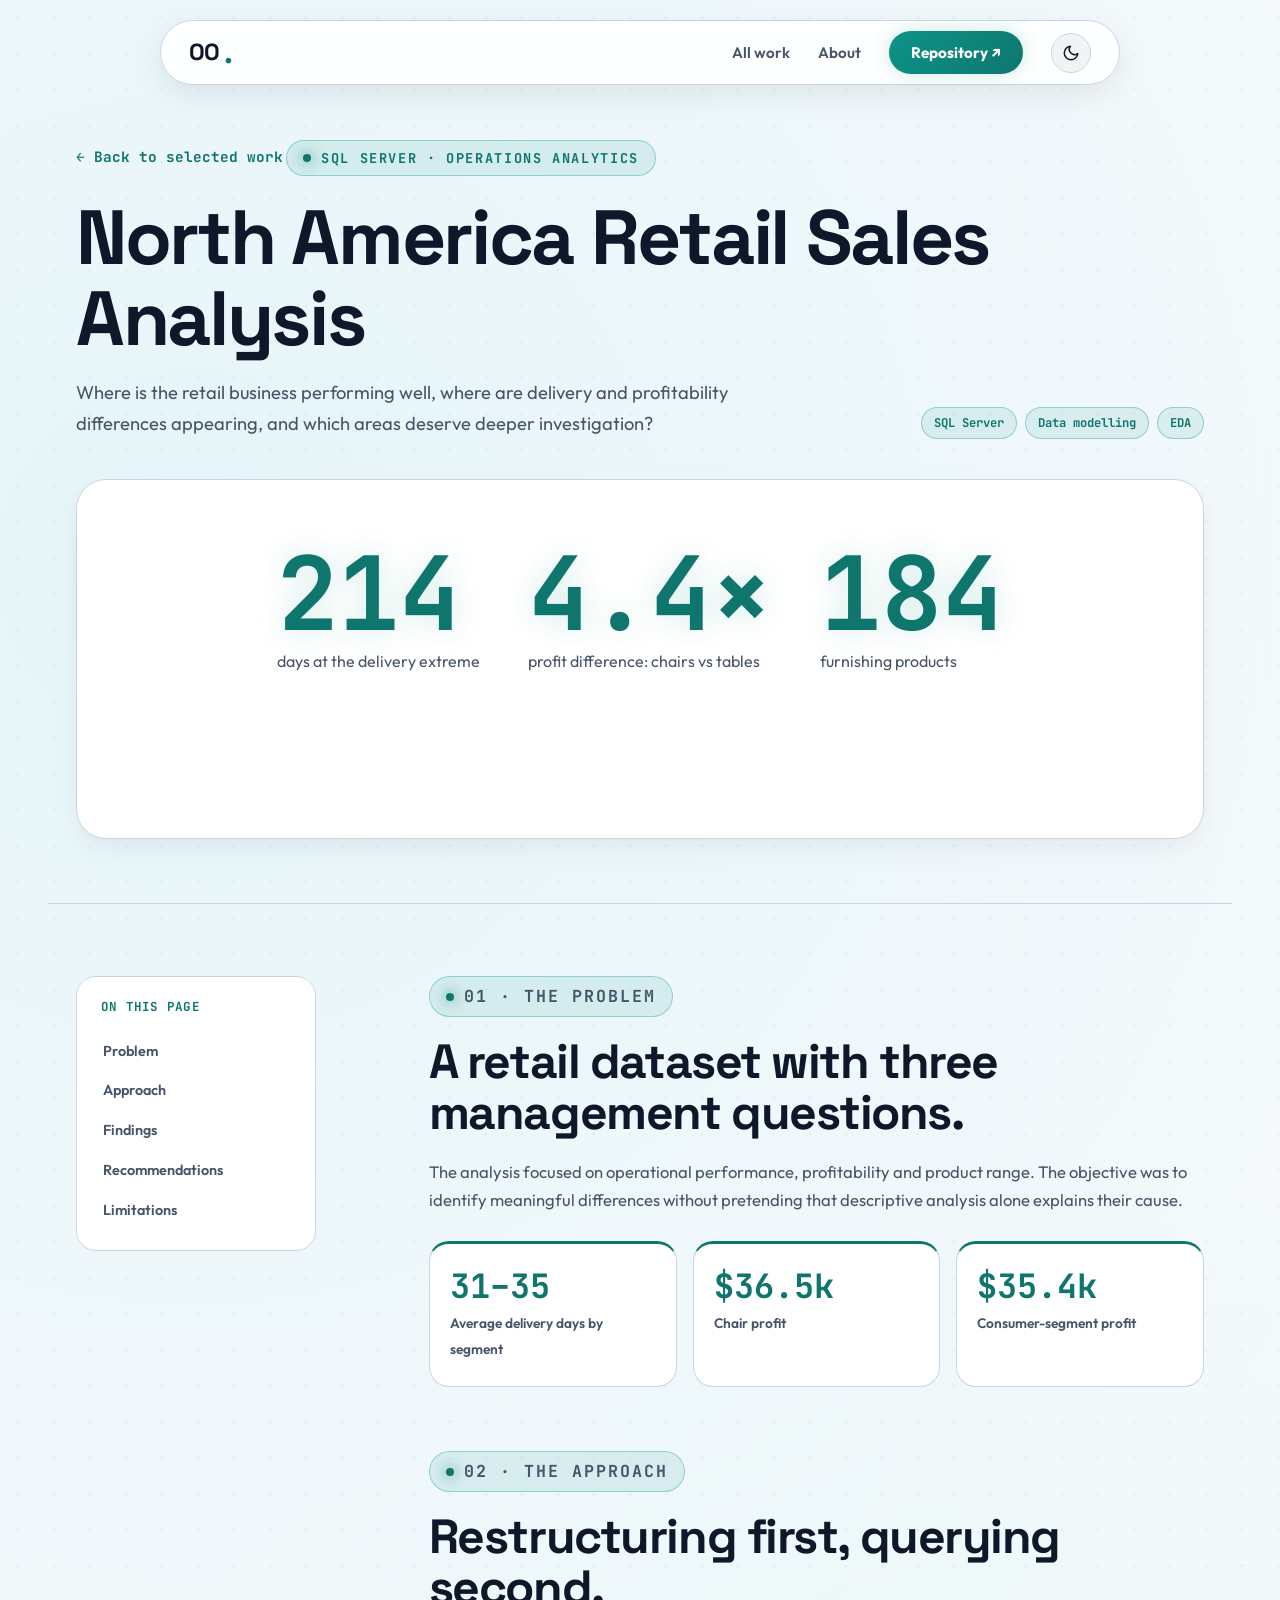
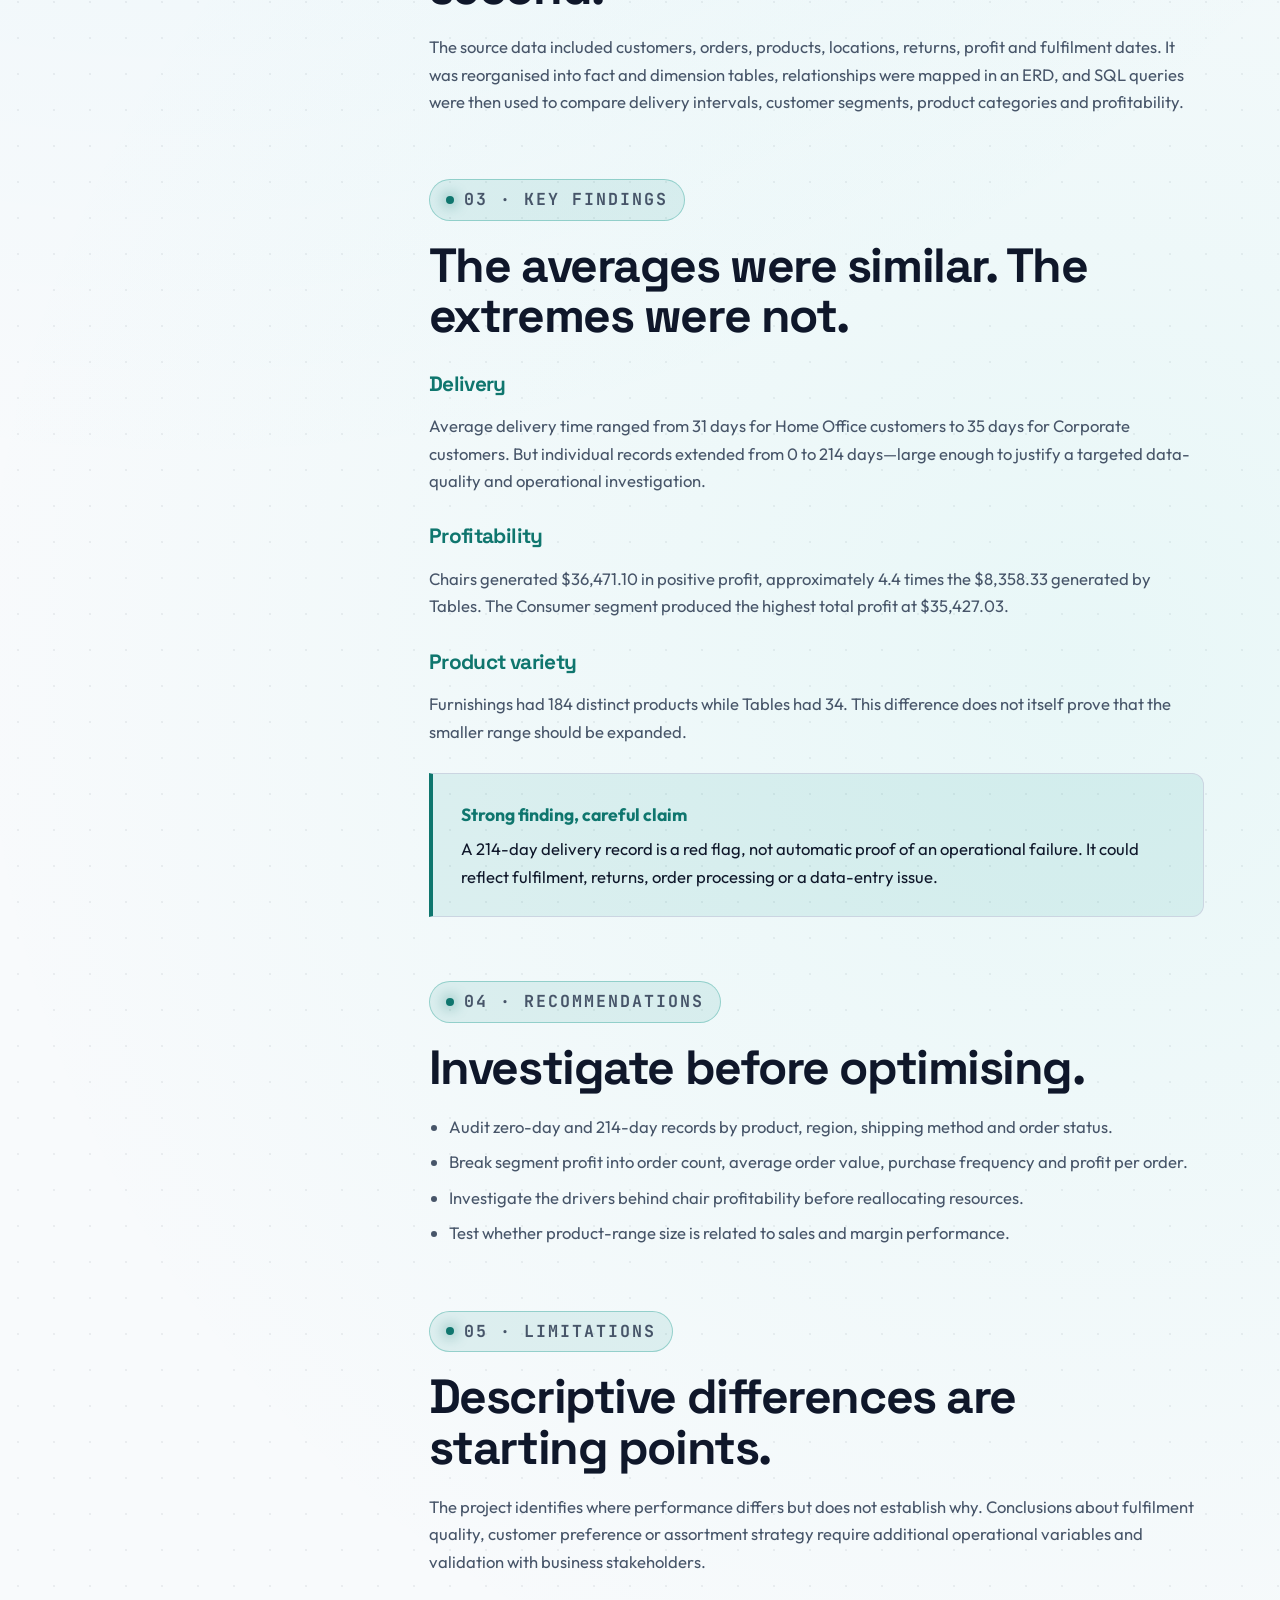
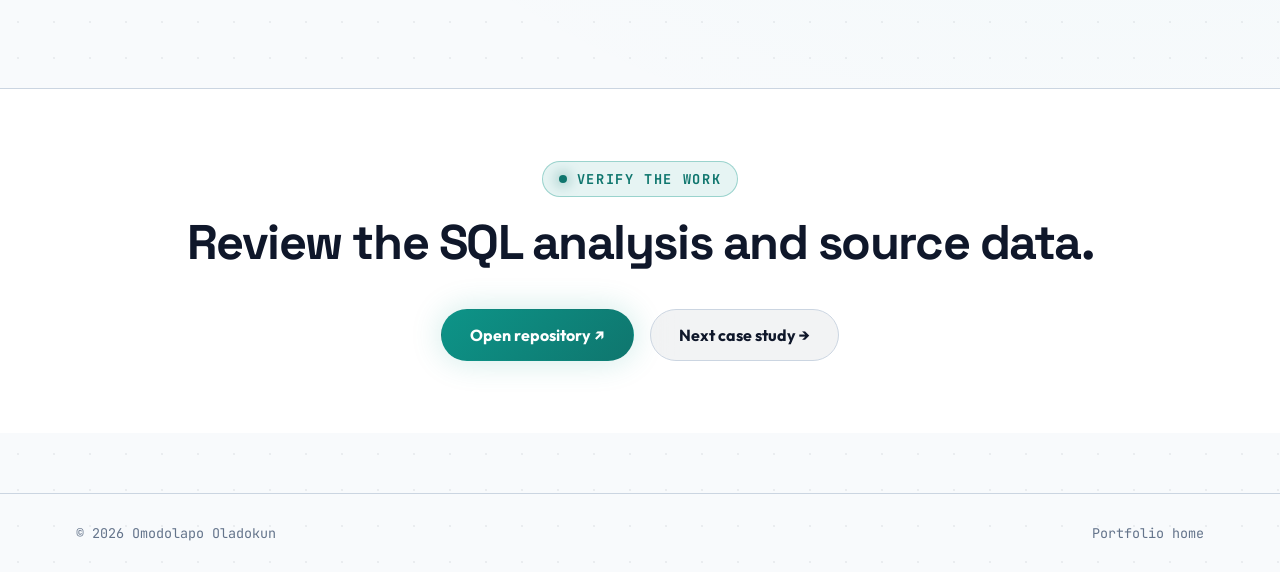
<file: case-studies/retail-sales.html>
<!doctype html>
<html lang="en">
<head>
  <meta charset="utf-8">
  <meta name="viewport" content="width=device-width, initial-scale=1">
  <meta name="description" content="SQL case study investigating retail delivery performance, profitability and customer value.">
  <title>North America Retail Sales | Omodolapo Oladokun</title>
  <link rel="icon" href="../assets/favicon.svg" type="image/svg+xml">
  <link rel="stylesheet" href="../styles.css">
  <script src="../script.js" defer></script>
</head>
<body>
  <a class="skip-link" href="#case-content">Skip to case study</a>
  <header class="site-header" data-header>
    <div class="shell">
      <div class="nav-wrap">
        <a class="brand" href="../index.html">OO<span>.</span></a>
        <button class="nav-toggle" type="button" aria-expanded="false" aria-controls="case-nav" data-nav-toggle>
          <span></span><span></span><span></span>
          <span class="sr-only">Open navigation</span>
        </button>
        <nav id="case-nav" class="site-nav" data-nav>
          <a href="../index.html#work">All work</a>
          <a href="../index.html#about">About</a>
          <a class="nav-cta" href="https://github.com/omodolapoladokun/North-America-Retail-Sales-Analysis" target="_blank" rel="noreferrer">Repository ↗</a>
          <button class="theme-toggle" type="button" aria-label="Toggle theme" data-theme-toggle>
            <svg class="sun-icon" width="18" height="18" viewBox="0 0 24 24" fill="none" stroke="currentColor" stroke-width="2" stroke-linecap="round" stroke-linejoin="round"><circle cx="12" cy="12" r="5"></circle><line x1="12" y1="1" x2="12" y2="3"></line><line x1="12" y1="21" x2="12" y2="23"></line><line x1="4.22" y1="4.22" x2="5.64" y2="5.64"></line><line x1="18.36" y1="18.36" x2="19.78" y2="19.78"></line><line x1="1" y1="12" x2="3" y2="12"></line><line x1="21" y1="12" x2="23" y2="12"></line><line x1="4.22" y1="19.78" x2="5.64" y2="18.36"></line><line x1="18.36" y1="5.64" x2="19.78" y2="4.22"></line></svg>
            <svg class="moon-icon" width="18" height="18" viewBox="0 0 24 24" fill="none" stroke="currentColor" stroke-width="2" stroke-linecap="round" stroke-linejoin="round"><path d="M21 12.79A9 9 0 1 1 11.21 3 7 7 0 0 0 21 12.79z"></path></svg>
          </button>
        </nav>
      </div>
    </div>
  </header>
  <main>
    <section class="case-hero shell reveal">
      <a class="back-link" href="../index.html#work">← Back to selected work</a>
      <p class="eyebrow">SQL Server · Operations analytics</p>
      <h1>North America Retail Sales Analysis</h1>
      <div class="case-intro">
        <p>Where is the retail business performing well, where are delivery and profitability differences appearing, and which areas deserve deeper investigation?</p>
        <div class="case-tools"><span>SQL Server</span><span>Data modelling</span><span>EDA</span></div>
      </div>
      <div class="case-cover dark">
        <div class="case-stat-cover">
          <div><strong>214</strong><span>days at the delivery extreme</span></div>
          <div><strong>4.4×</strong><span>profit difference: chairs vs tables</span></div>
          <div><strong>184</strong><span>furnishing products</span></div>
        </div>
      </div>
    </section>

    <div class="case-body shell" id="case-content">
      <aside class="case-sidebar">
        <p>On this page</p>
        <a href="#problem">Problem</a>
        <a href="#approach">Approach</a>
        <a href="#findings">Findings</a>
        <a href="#recommendations">Recommendations</a>
        <a href="#limitations">Limitations</a>
      </aside>
      <article class="case-content">
        <section id="problem">
          <p class="eyebrow">01 · The problem</p>
          <h2>A retail dataset with three management questions.</h2>
          <p>The analysis focused on operational performance, profitability and product range. The objective was to identify meaningful differences without pretending that descriptive analysis alone explains their cause.</p>
          <div class="metric-grid">
            <div class="metric"><strong>31–35</strong><span>Average delivery days by segment</span></div>
            <div class="metric"><strong>$36.5k</strong><span>Chair profit</span></div>
            <div class="metric"><strong>$35.4k</strong><span>Consumer-segment profit</span></div>
          </div>
        </section>
        <section id="approach">
          <p class="eyebrow">02 · The approach</p>
          <h2>Restructuring first, querying second.</h2>
          <p>The source data included customers, orders, products, locations, returns, profit and fulfilment dates. It was reorganised into fact and dimension tables, relationships were mapped in an ERD, and SQL queries were then used to compare delivery intervals, customer segments, product categories and profitability.</p>
        </section>
        <section id="findings">
          <p class="eyebrow">03 · Key findings</p>
          <h2>The averages were similar. The extremes were not.</h2>
          <h3>Delivery</h3>
          <p>Average delivery time ranged from 31 days for Home Office customers to 35 days for Corporate customers. But individual records extended from 0 to 214 days—large enough to justify a targeted data-quality and operational investigation.</p>
          <h3>Profitability</h3>
          <p>Chairs generated $36,471.10 in positive profit, approximately 4.4 times the $8,358.33 generated by Tables. The Consumer segment produced the highest total profit at $35,427.03.</p>
          <h3>Product variety</h3>
          <p>Furnishings had 184 distinct products while Tables had 34. This difference does not itself prove that the smaller range should be expanded.</p>
          <div class="insight">
            <strong>Strong finding, careful claim</strong>A 214-day delivery record is a red flag, not automatic proof of an operational failure. It could reflect fulfilment, returns, order processing or a data-entry issue.
          </div>
        </section>
        <section id="recommendations">
          <p class="eyebrow">04 · Recommendations</p>
          <h2>Investigate before optimising.</h2>
          <ul>
            <li>Audit zero-day and 214-day records by product, region, shipping method and order status.</li>
            <li>Break segment profit into order count, average order value, purchase frequency and profit per order.</li>
            <li>Investigate the drivers behind chair profitability before reallocating resources.</li>
            <li>Test whether product-range size is related to sales and margin performance.</li>
          </ul>
        </section>
        <section id="limitations">
          <p class="eyebrow">05 · Limitations</p>
          <h2>Descriptive differences are starting points.</h2>
          <p>The project identifies where performance differs but does not establish why. Conclusions about fulfilment quality, customer preference or assortment strategy require additional operational variables and validation with business stakeholders.</p>
        </section>
      </article>
    </div>
    <section class="case-cta">
      <div class="shell">
        <p class="eyebrow">Verify the work</p>
        <h2>Review the SQL analysis and source data.</h2>
        <div class="hero-actions">
          <a class="button button-primary" href="https://github.com/omodolapoladokun/North-America-Retail-Sales-Analysis" target="_blank" rel="noreferrer">Open repository ↗</a>
          <a class="button button-secondary" href="telecom-churn.html">Next case study →</a>
        </div>
      </div>
    </section>
  </main>
  <footer class="site-footer">
    <div class="shell"><span>© <span data-year></span> Omodolapo Oladokun</span><a href="../index.html">Portfolio home</a></div>
  </footer>
</body>
</html>
</file>
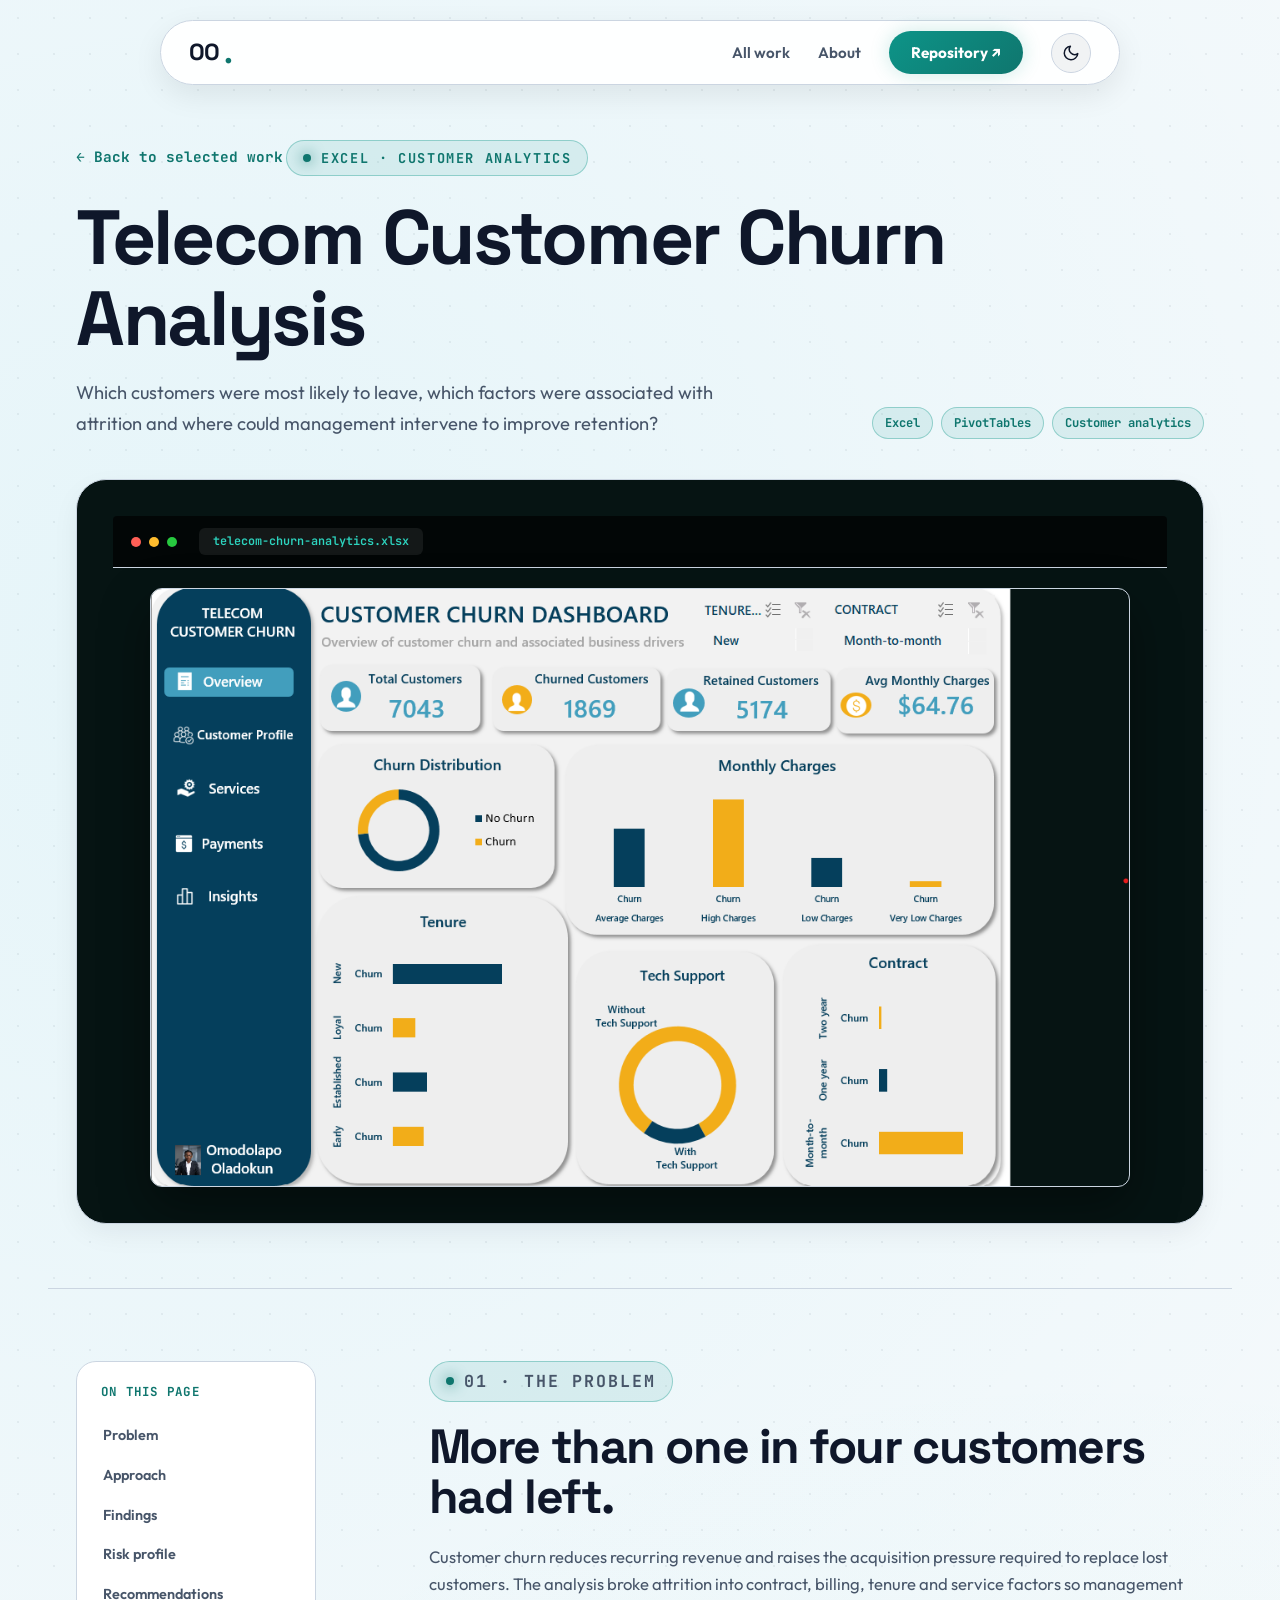
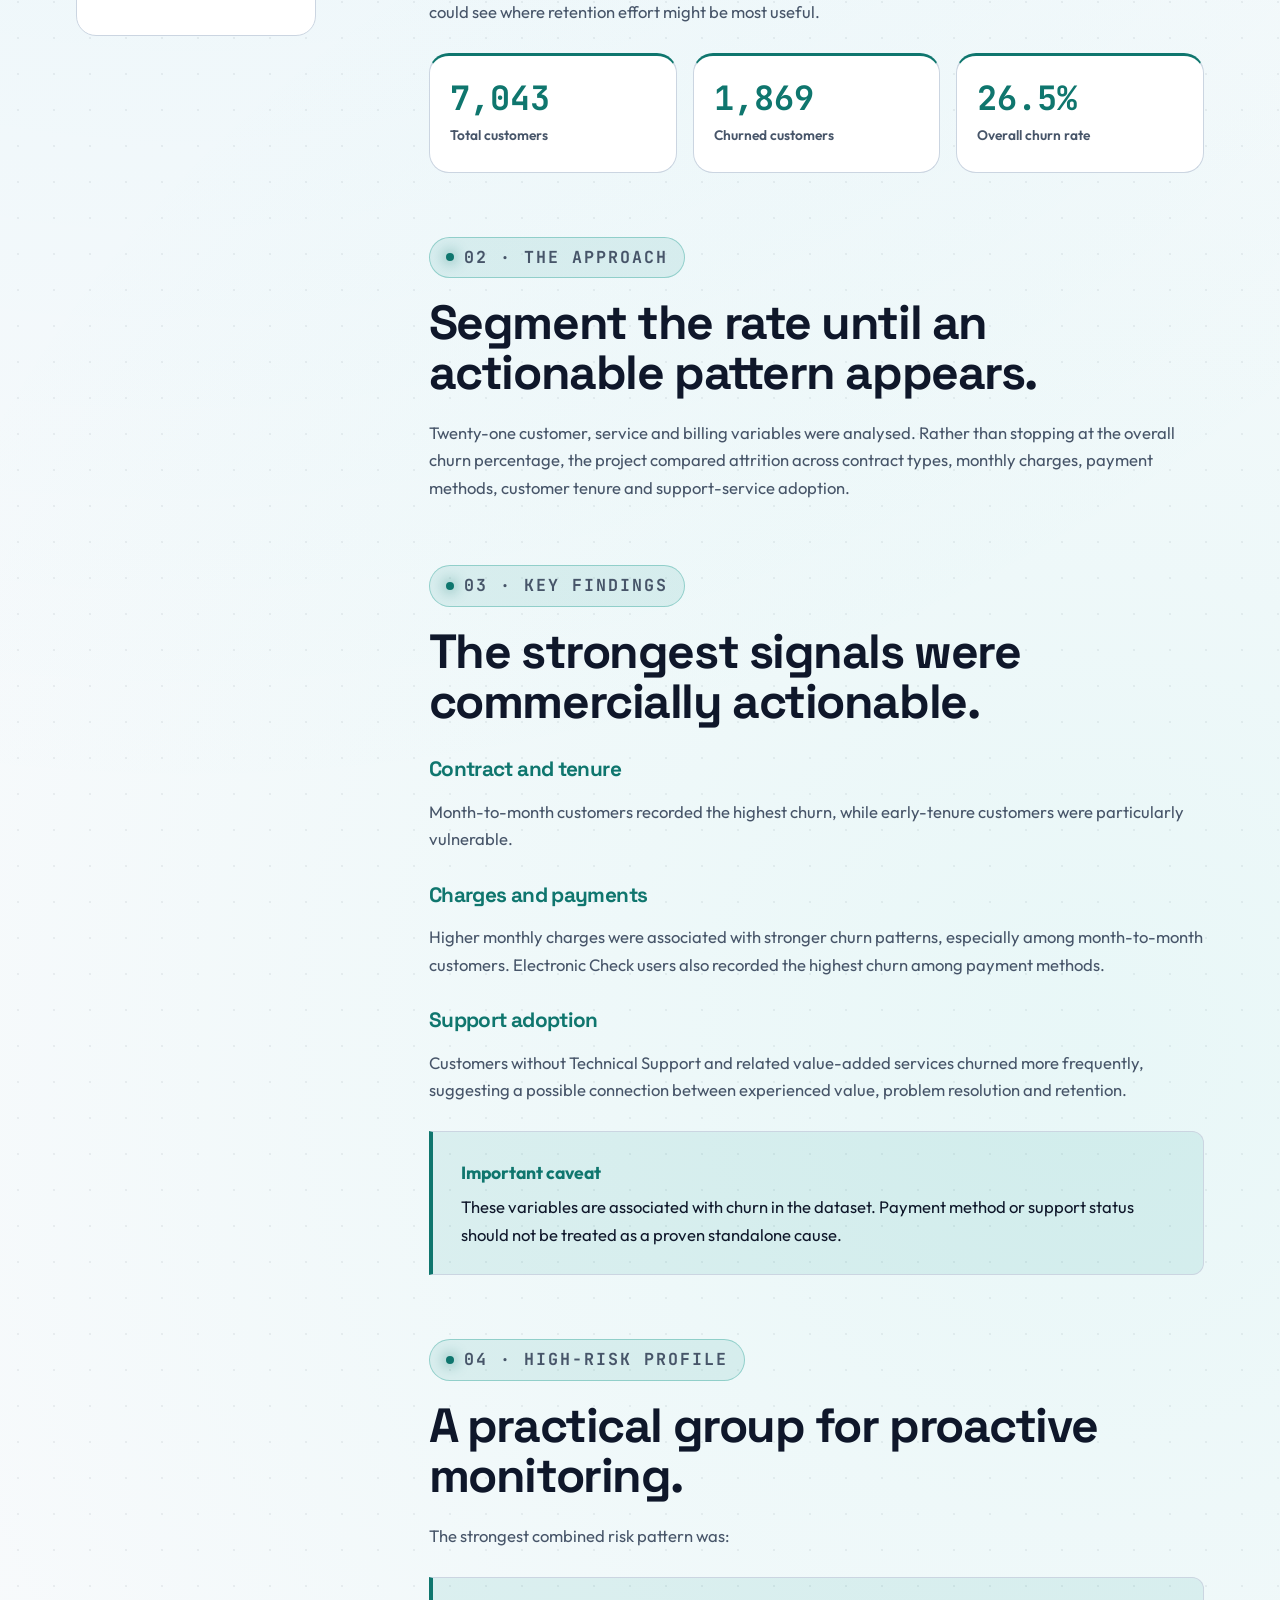
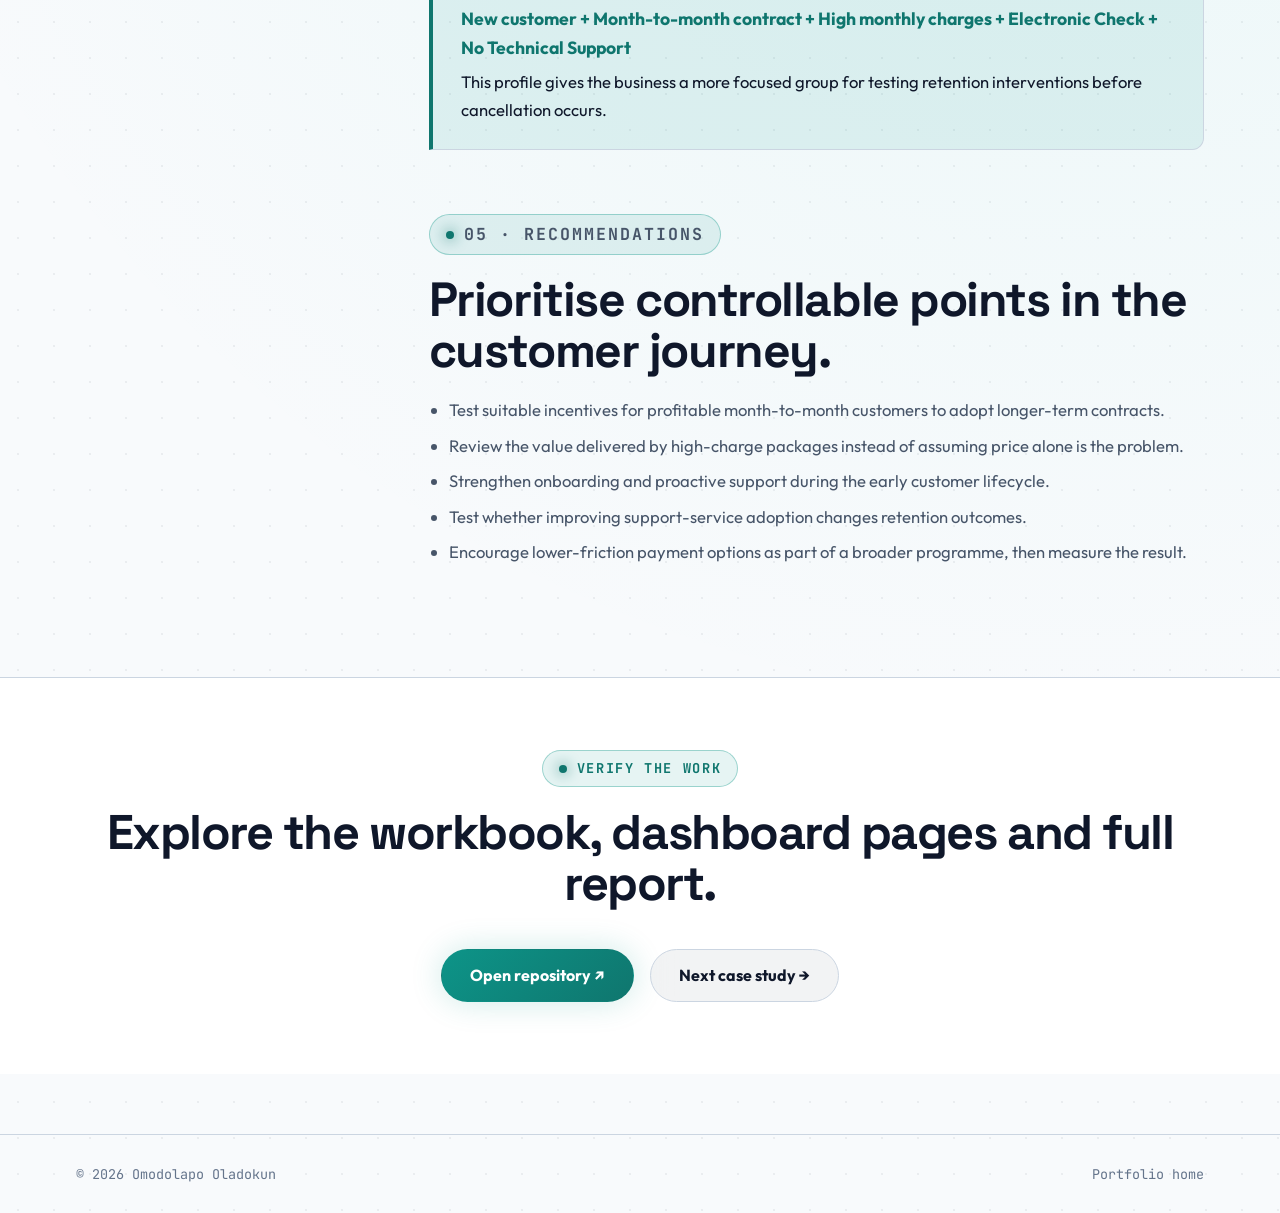
<file: case-studies/telecom-churn.html>
<!doctype html>
<html lang="en">
<head>
  <meta charset="utf-8">
  <meta name="viewport" content="width=device-width, initial-scale=1">
  <meta name="description" content="Excel customer analytics case study identifying churn drivers and retention opportunities across 7,043 telecom customers.">
  <title>Telecom Customer Churn | Omodolapo Oladokun</title>
  <link rel="icon" href="../assets/favicon.svg" type="image/svg+xml">
  <link rel="stylesheet" href="../styles.css">
  <script src="../script.js" defer></script>
</head>
<body>
  <a class="skip-link" href="#case-content">Skip to case study</a>
  <header class="site-header" data-header>
    <div class="shell">
      <div class="nav-wrap">
        <a class="brand" href="../index.html">OO<span>.</span></a>
        <button class="nav-toggle" type="button" aria-expanded="false" aria-controls="case-nav" data-nav-toggle>
          <span></span><span></span><span></span>
          <span class="sr-only">Open navigation</span>
        </button>
        <nav id="case-nav" class="site-nav" data-nav>
          <a href="../index.html#work">All work</a>
          <a href="../index.html#about">About</a>
          <a class="nav-cta" href="https://github.com/omodolapoladokun/Telecom-Customer-Churn-Analysis" target="_blank" rel="noreferrer">Repository ↗</a>
          <button class="theme-toggle" type="button" aria-label="Toggle theme" data-theme-toggle>
            <svg class="sun-icon" width="18" height="18" viewBox="0 0 24 24" fill="none" stroke="currentColor" stroke-width="2" stroke-linecap="round" stroke-linejoin="round"><circle cx="12" cy="12" r="5"></circle><line x1="12" y1="1" x2="12" y2="3"></line><line x1="12" y1="21" x2="12" y2="23"></line><line x1="4.22" y1="4.22" x2="5.64" y2="5.64"></line><line x1="18.36" y1="18.36" x2="19.78" y2="19.78"></line><line x1="1" y1="12" x2="3" y2="12"></line><line x1="21" y1="12" x2="23" y2="12"></line><line x1="4.22" y1="19.78" x2="5.64" y2="18.36"></line><line x1="18.36" y1="5.64" x2="19.78" y2="4.22"></line></svg>
            <svg class="moon-icon" width="18" height="18" viewBox="0 0 24 24" fill="none" stroke="currentColor" stroke-width="2" stroke-linecap="round" stroke-linejoin="round"><path d="M21 12.79A9 9 0 1 1 11.21 3 7 7 0 0 0 21 12.79z"></path></svg>
          </button>
        </nav>
      </div>
    </div>
  </header>
  <main>
    <section class="case-hero shell reveal">
      <a class="back-link" href="../index.html#work">← Back to selected work</a>
      <p class="eyebrow">Excel · Customer analytics</p>
      <h1>Telecom Customer Churn Analysis</h1>
      <div class="case-intro">
        <p>Which customers were most likely to leave, which factors were associated with attrition and where could management intervene to improve retention?</p>
        <div class="case-tools"><span>Excel</span><span>PivotTables</span><span>Customer analytics</span></div>
      </div>
      <div class="case-cover">
        <div class="browser-bar" style="width: 100%; border-radius: 4px 4px 0 0; margin-bottom: 20px;">
          <span class="browser-dot"></span><span class="browser-dot"></span><span class="browser-dot"></span>
          <span class="browser-url">telecom-churn-analytics.xlsx</span>
        </div>
        <img src="../assets/images/telecom-churn-dashboard.png" alt="Excel customer churn dashboard showing churn rate and customer patterns">
      </div>
    </section>

    <div class="case-body shell" id="case-content">
      <aside class="case-sidebar">
        <p>On this page</p>
        <a href="#problem">Problem</a>
        <a href="#approach">Approach</a>
        <a href="#findings">Findings</a>
        <a href="#profile">Risk profile</a>
        <a href="#recommendations">Recommendations</a>
      </aside>
      <article class="case-content">
        <section id="problem">
          <p class="eyebrow">01 · The problem</p>
          <h2>More than one in four customers had left.</h2>
          <p>Customer churn reduces recurring revenue and raises the acquisition pressure required to replace lost customers. The analysis broke attrition into contract, billing, tenure and service factors so management could see where retention effort might be most useful.</p>
          <div class="metric-grid">
            <div class="metric"><strong>7,043</strong><span>Total customers</span></div>
            <div class="metric"><strong>1,869</strong><span>Churned customers</span></div>
            <div class="metric"><strong>26.5%</strong><span>Overall churn rate</span></div>
          </div>
        </section>
        <section id="approach">
          <p class="eyebrow">02 · The approach</p>
          <h2>Segment the rate until an actionable pattern appears.</h2>
          <p>Twenty-one customer, service and billing variables were analysed. Rather than stopping at the overall churn percentage, the project compared attrition across contract types, monthly charges, payment methods, customer tenure and support-service adoption.</p>
        </section>
        <section id="findings">
          <p class="eyebrow">03 · Key findings</p>
          <h2>The strongest signals were commercially actionable.</h2>
          <h3>Contract and tenure</h3>
          <p>Month-to-month customers recorded the highest churn, while early-tenure customers were particularly vulnerable.</p>
          <h3>Charges and payments</h3>
          <p>Higher monthly charges were associated with stronger churn patterns, especially among month-to-month customers. Electronic Check users also recorded the highest churn among payment methods.</p>
          <h3>Support adoption</h3>
          <p>Customers without Technical Support and related value-added services churned more frequently, suggesting a possible connection between experienced value, problem resolution and retention.</p>
          <div class="insight">
            <strong>Important caveat</strong>These variables are associated with churn in the dataset. Payment method or support status should not be treated as a proven standalone cause.
          </div>
        </section>
        <section id="profile">
          <p class="eyebrow">04 · High-risk profile</p>
          <h2>A practical group for proactive monitoring.</h2>
          <p>The strongest combined risk pattern was:</p>
          <div class="insight">
            <strong>New customer + Month-to-month contract + High monthly charges + Electronic Check + No Technical Support</strong>This profile gives the business a more focused group for testing retention interventions before cancellation occurs.
          </div>
        </section>
        <section id="recommendations">
          <p class="eyebrow">05 · Recommendations</p>
          <h2>Prioritise controllable points in the customer journey.</h2>
          <ul>
            <li>Test suitable incentives for profitable month-to-month customers to adopt longer-term contracts.</li>
            <li>Review the value delivered by high-charge packages instead of assuming price alone is the problem.</li>
            <li>Strengthen onboarding and proactive support during the early customer lifecycle.</li>
            <li>Test whether improving support-service adoption changes retention outcomes.</li>
            <li>Encourage lower-friction payment options as part of a broader programme, then measure the result.</li>
          </ul>
        </section>
      </article>
    </div>
    <section class="case-cta">
      <div class="shell">
        <p class="eyebrow">Verify the work</p>
        <h2>Explore the workbook, dashboard pages and full report.</h2>
        <div class="hero-actions">
          <a class="button button-primary" href="https://github.com/omodolapoladokun/Telecom-Customer-Churn-Analysis" target="_blank" rel="noreferrer">Open repository ↗</a>
          <a class="button button-secondary" href="weather-etl.html">Next case study →</a>
        </div>
      </div>
    </section>
  </main>
  <footer class="site-footer">
    <div class="shell"><span>© <span data-year></span> Omodolapo Oladokun</span><a href="../index.html">Portfolio home</a></div>
  </footer>
</body>
</html>
</file>
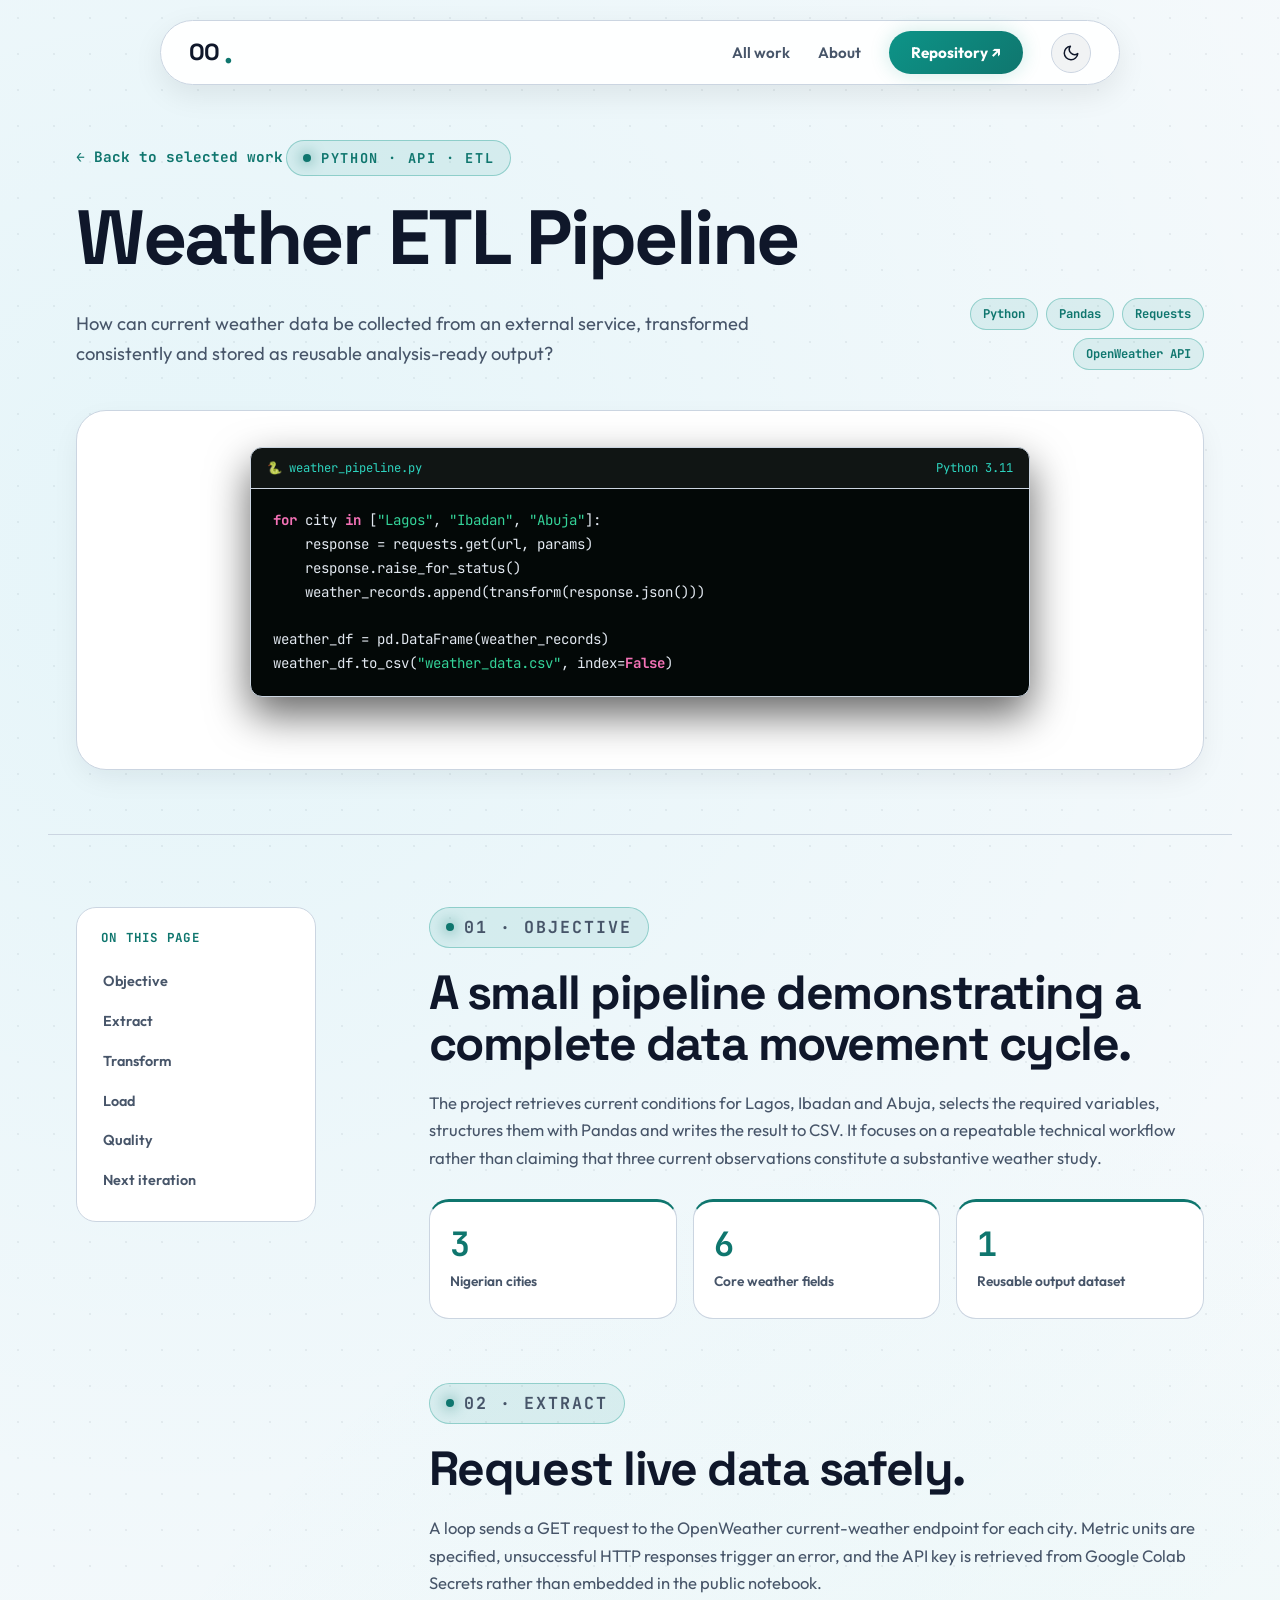
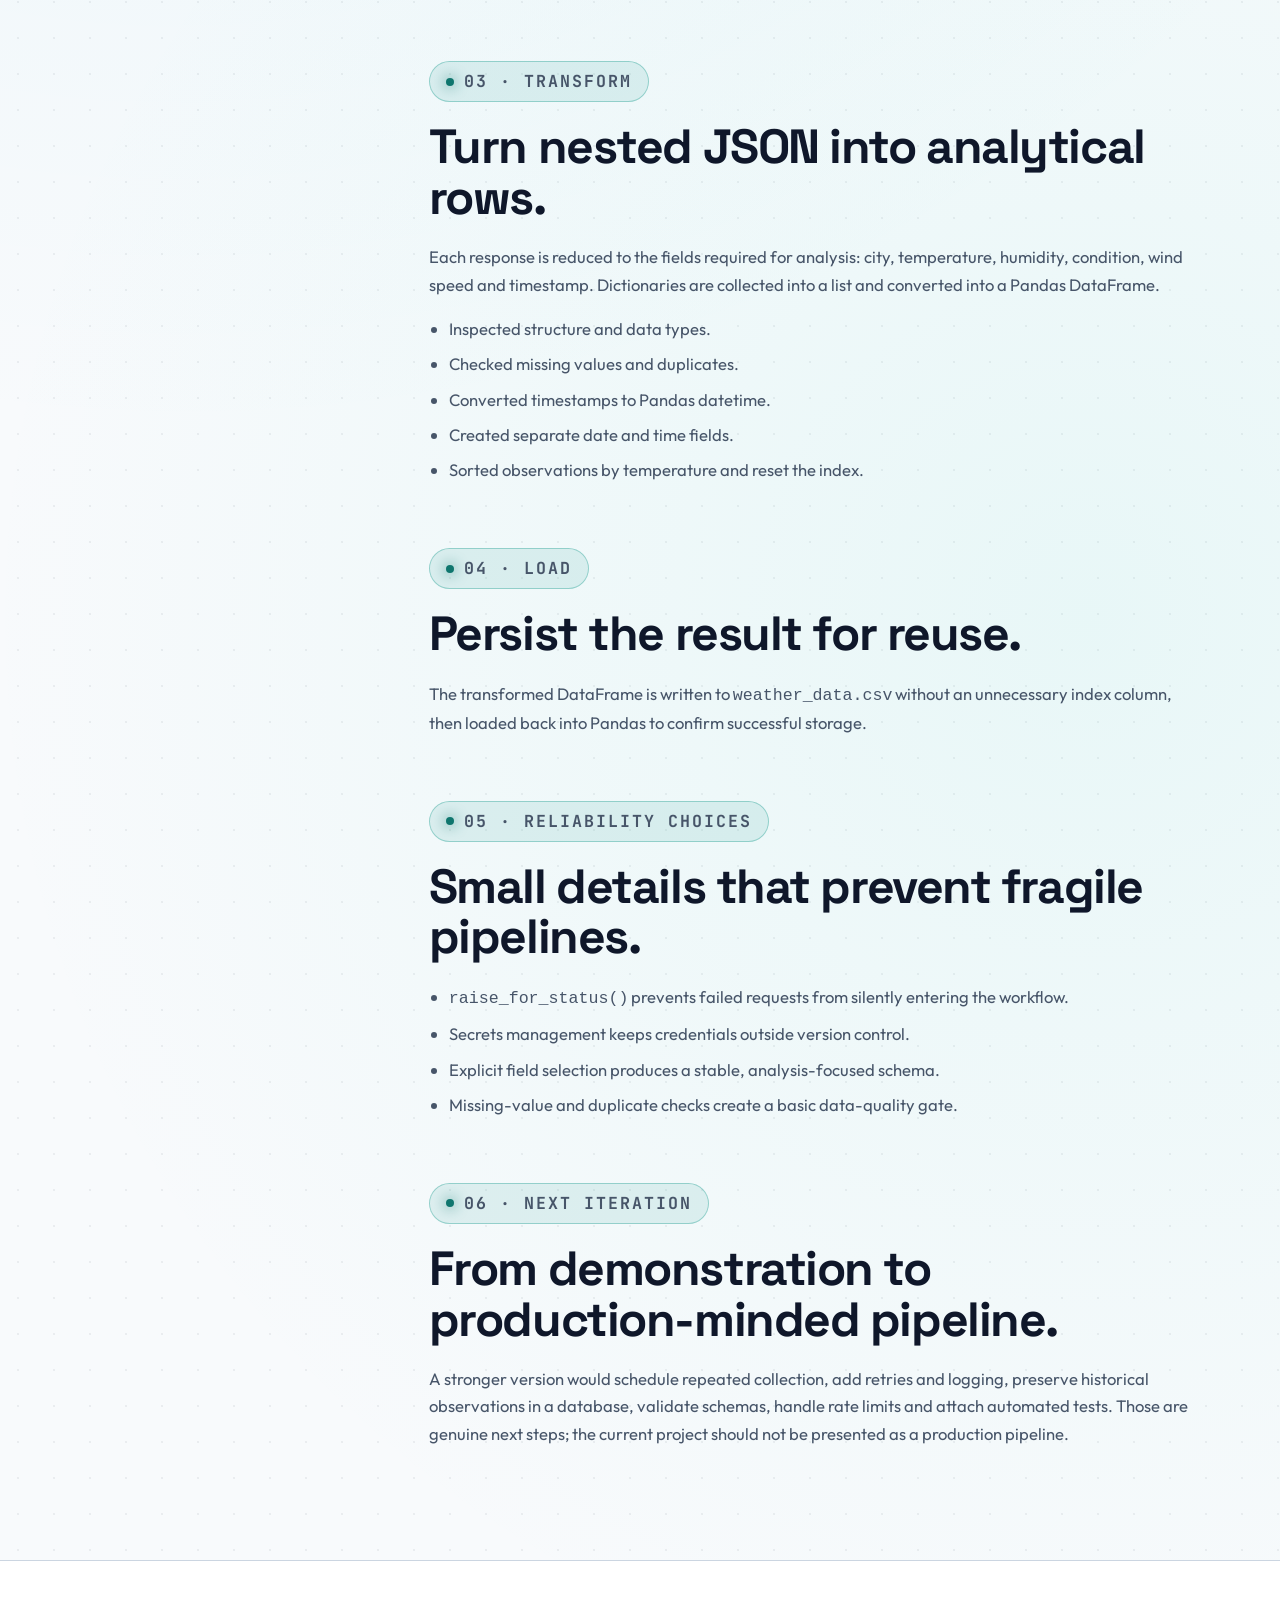
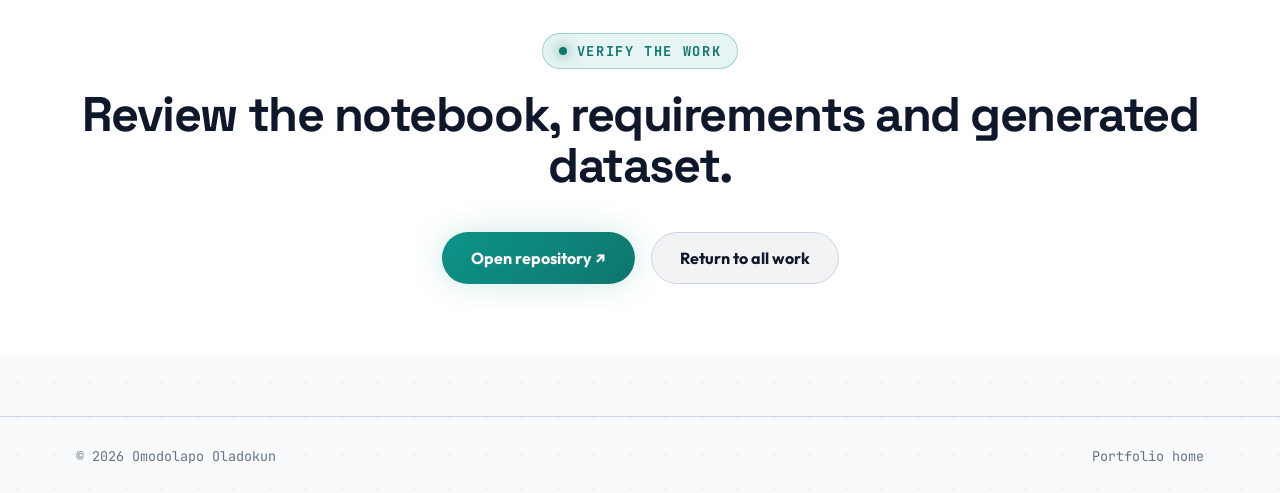
<file: case-studies/weather-etl.html>
<!doctype html>
<html lang="en">
<head>
  <meta charset="utf-8">
  <meta name="viewport" content="width=device-width, initial-scale=1">
  <meta name="description" content="Python ETL case study using the OpenWeather API, Pandas and CSV storage.">
  <title>Weather ETL Pipeline | Omodolapo Oladokun</title>
  <link rel="icon" href="../assets/favicon.svg" type="image/svg+xml">
  <link rel="stylesheet" href="../styles.css">
  <script src="../script.js" defer></script>
</head>
<body>
  <a class="skip-link" href="#case-content">Skip to case study</a>
  <header class="site-header" data-header>
    <div class="shell">
      <div class="nav-wrap">
        <a class="brand" href="../index.html">OO<span>.</span></a>
        <button class="nav-toggle" type="button" aria-expanded="false" aria-controls="case-nav" data-nav-toggle>
          <span></span><span></span><span></span>
          <span class="sr-only">Open navigation</span>
        </button>
        <nav id="case-nav" class="site-nav" data-nav>
          <a href="../index.html#work">All work</a>
          <a href="../index.html#about">About</a>
          <a class="nav-cta" href="https://github.com/omodolapoladokun/Weather-ETL-Pipeline" target="_blank" rel="noreferrer">Repository ↗</a>
          <button class="theme-toggle" type="button" aria-label="Toggle theme" data-theme-toggle>
            <svg class="sun-icon" width="18" height="18" viewBox="0 0 24 24" fill="none" stroke="currentColor" stroke-width="2" stroke-linecap="round" stroke-linejoin="round"><circle cx="12" cy="12" r="5"></circle><line x1="12" y1="1" x2="12" y2="3"></line><line x1="12" y1="21" x2="12" y2="23"></line><line x1="4.22" y1="4.22" x2="5.64" y2="5.64"></line><line x1="18.36" y1="18.36" x2="19.78" y2="19.78"></line><line x1="1" y1="12" x2="3" y2="12"></line><line x1="21" y1="12" x2="23" y2="12"></line><line x1="4.22" y1="19.78" x2="5.64" y2="18.36"></line><line x1="18.36" y1="5.64" x2="19.78" y2="4.22"></line></svg>
            <svg class="moon-icon" width="18" height="18" viewBox="0 0 24 24" fill="none" stroke="currentColor" stroke-width="2" stroke-linecap="round" stroke-linejoin="round"><path d="M21 12.79A9 9 0 1 1 11.21 3 7 7 0 0 0 21 12.79z"></path></svg>
          </button>
        </nav>
      </div>
    </div>
  </header>
  <main>
    <section class="case-hero shell reveal">
      <a class="back-link" href="../index.html#work">← Back to selected work</a>
      <p class="eyebrow">Python · API · ETL</p>
      <h1>Weather ETL Pipeline</h1>
      <div class="case-intro">
        <p>How can current weather data be collected from an external service, transformed consistently and stored as reusable analysis-ready output?</p>
        <div class="case-tools"><span>Python</span><span>Pandas</span><span>Requests</span><span>OpenWeather API</span></div>
      </div>
      <div class="case-cover dark">
        <div class="code-window" style="width: min(100%, 780px);">
          <div class="code-header">
            <span class="code-tab">🐍 weather_pipeline.py</span>
            <span>Python 3.11</span>
          </div>
          <pre><span class="code-kw">for</span> city <span class="code-kw">in</span> [<span class="code-str">"Lagos"</span>, <span class="code-str">"Ibadan"</span>, <span class="code-str">"Abuja"</span>]:
    response = requests.get(url, params)
    response.raise_for_status()
    weather_records.append(transform(response.json()))

weather_df = pd.DataFrame(weather_records)
weather_df.to_csv(<span class="code-str">"weather_data.csv"</span>, index=<span class="code-kw">False</span>)</pre>
        </div>
      </div>
    </section>

    <div class="case-body shell" id="case-content">
      <aside class="case-sidebar">
        <p>On this page</p>
        <a href="#objective">Objective</a>
        <a href="#extract">Extract</a>
        <a href="#transform">Transform</a>
        <a href="#load">Load</a>
        <a href="#quality">Quality</a>
        <a href="#next">Next iteration</a>
      </aside>
      <article class="case-content">
        <section id="objective">
          <p class="eyebrow">01 · Objective</p>
          <h2>A small pipeline demonstrating a complete data movement cycle.</h2>
          <p>The project retrieves current conditions for Lagos, Ibadan and Abuja, selects the required variables, structures them with Pandas and writes the result to CSV. It focuses on a repeatable technical workflow rather than claiming that three current observations constitute a substantive weather study.</p>
          <div class="metric-grid">
            <div class="metric"><strong>3</strong><span>Nigerian cities</span></div>
            <div class="metric"><strong>6</strong><span>Core weather fields</span></div>
            <div class="metric"><strong>1</strong><span>Reusable output dataset</span></div>
          </div>
        </section>
        <section id="extract">
          <p class="eyebrow">02 · Extract</p>
          <h2>Request live data safely.</h2>
          <p>A loop sends a GET request to the OpenWeather current-weather endpoint for each city. Metric units are specified, unsuccessful HTTP responses trigger an error, and the API key is retrieved from Google Colab Secrets rather than embedded in the public notebook.</p>
        </section>
        <section id="transform">
          <p class="eyebrow">03 · Transform</p>
          <h2>Turn nested JSON into analytical rows.</h2>
          <p>Each response is reduced to the fields required for analysis: city, temperature, humidity, condition, wind speed and timestamp. Dictionaries are collected into a list and converted into a Pandas DataFrame.</p>
          <ul>
            <li>Inspected structure and data types.</li>
            <li>Checked missing values and duplicates.</li>
            <li>Converted timestamps to Pandas datetime.</li>
            <li>Created separate date and time fields.</li>
            <li>Sorted observations by temperature and reset the index.</li>
          </ul>
        </section>
        <section id="load">
          <p class="eyebrow">04 · Load</p>
          <h2>Persist the result for reuse.</h2>
          <p>The transformed DataFrame is written to <code>weather_data.csv</code> without an unnecessary index column, then loaded back into Pandas to confirm successful storage.</p>
        </section>
        <section id="quality">
          <p class="eyebrow">05 · Reliability choices</p>
          <h2>Small details that prevent fragile pipelines.</h2>
          <ul>
            <li><code>raise_for_status()</code> prevents failed requests from silently entering the workflow.</li>
            <li>Secrets management keeps credentials outside version control.</li>
            <li>Explicit field selection produces a stable, analysis-focused schema.</li>
            <li>Missing-value and duplicate checks create a basic data-quality gate.</li>
          </ul>
        </section>
        <section id="next">
          <p class="eyebrow">06 · Next iteration</p>
          <h2>From demonstration to production-minded pipeline.</h2>
          <p>A stronger version would schedule repeated collection, add retries and logging, preserve historical observations in a database, validate schemas, handle rate limits and attach automated tests. Those are genuine next steps; the current project should not be presented as a production pipeline.</p>
        </section>
      </article>
    </div>
    <section class="case-cta">
      <div class="shell">
        <p class="eyebrow">Verify the work</p>
        <h2>Review the notebook, requirements and generated dataset.</h2>
        <div class="hero-actions">
          <a class="button button-primary" href="https://github.com/omodolapoladokun/Weather-ETL-Pipeline" target="_blank" rel="noreferrer">Open repository ↗</a>
          <a class="button button-secondary" href="../index.html#work">Return to all work</a>
        </div>
      </div>
    </section>
  </main>
  <footer class="site-footer">
    <div class="shell"><span>© <span data-year></span> Omodolapo Oladokun</span><a href="../index.html">Portfolio home</a></div>
  </footer>
</body>
</html>
</file>
<file: styles.css>
@import url('https://fonts.googleapis.com/css2?family=Space+Grotesk:wght@300;400;500;600;700&family=Outfit:wght@300;400;500;600;700;800;900&family=JetBrains+Mono:wght@400;500;700&display=swap');

:root, [data-theme="dark"] {
  --bg-dark: #030807;
  --bg-surface: #091211;
  --bg-card: rgba(13, 25, 23, 0.75);
  --bg-card-hover: rgba(20, 38, 35, 0.9);
  --bg-pill: rgba(255, 255, 255, 0.06);
  
  --ink: #f8fafc;
  --ink-heading: #ffffff;
  --ink-muted: #94a3b8;
  --ink-subtle: #64748b;
  --border: rgba(255, 255, 255, 0.12);
  --border-glow: rgba(45, 212, 191, 0.4);
  
  --cyan: #06b6d4;
  --teal: #14b8a6;
  --teal-bright: #2dd4bf;
  --teal-soft: rgba(45, 212, 191, 0.12);
  --teal-glow: rgba(45, 212, 191, 0.3);
  --gold: #f59e0b;
  --gold-glow: rgba(245, 158, 11, 0.3);
  
  --font-heading: 'Space Grotesk', sans-serif;
  --font-sans: 'Outfit', sans-serif;
  --font-mono: 'JetBrains Mono', monospace;
  
  --max-w: 1260px;
  --radius-sm: 12px;
  --radius-md: 20px;
  --radius-lg: 30px;
  
  --shadow-glow: 0 0 60px -10px rgba(45, 212, 191, 0.25);
  --shadow-card: 0 20px 50px -10px rgba(0, 0, 0, 0.6);
  --bg-grid-glow: radial-gradient(rgba(255, 255, 255, 0.05) 1px, transparent 1px);
}

[data-theme="light"] {
  --bg-dark: #f8fafc;
  --bg-surface: #ffffff;
  --bg-card: #ffffff;
  --bg-card-hover: #f1f5f9;
  --bg-pill: rgba(15, 23, 42, 0.05);
  
  --ink: #0f172a;
  --ink-heading: #0f172a;
  --ink-muted: #475569;
  --ink-subtle: #64748b;
  --border: #cbd5e1;
  --border-glow: rgba(13, 148, 136, 0.35);
  
  --cyan: #0284c7;
  --teal: #0d9488;
  --teal-bright: #0f766e;
  --teal-soft: rgba(13, 148, 136, 0.1);
  --teal-glow: rgba(13, 148, 136, 0.2);
  --gold: #d97706;
  --gold-glow: rgba(217, 119, 6, 0.2);
  
  --shadow-glow: 0 10px 30px rgba(13, 148, 136, 0.12);
  --shadow-card: 0 10px 30px -5px rgba(15, 23, 42, 0.08);
  --bg-grid-glow: radial-gradient(rgba(15, 23, 42, 0.06) 1px, transparent 1px);
}

* { box-sizing: border-box; }
html { scroll-behavior: smooth; overflow-x: hidden; }
body {
  margin: 0;
  color: var(--ink);
  background: var(--bg-dark);
  font-family: var(--font-sans);
  line-height: 1.65;
  -webkit-font-smoothing: antialiased;
  overflow-x: hidden;
  background-image: 
    radial-gradient(circle at 15% 15%, rgba(6, 182, 212, 0.08) 0%, transparent 45%),
    radial-gradient(circle at 85% 60%, rgba(45, 212, 191, 0.08) 0%, transparent 45%),
    var(--bg-grid-glow);
  background-size: 100% 100%, 100% 100%, 36px 36px;
  transition: background-color 0.3s ease, color 0.3s ease;
}
body.nav-open { overflow: hidden; }
a { color: inherit; text-decoration: none; }
img { display: block; max-width: 100%; height: auto; }
button { font: inherit; }

/* Global Anchor Scroll Clearance */
[id], section, .case-hero, .section { scroll-margin-top: 110px; }

/* Shell Container */
.shell { width: min(calc(100% - 96px), var(--max-w)); margin-inline: auto; padding-inline: 28px; }
.sr-only { position: absolute; width: 1px; height: 1px; padding: 0; margin: -1px; overflow: hidden; clip: rect(0,0,0,0); white-space: nowrap; border: 0; }
.skip-link { position: fixed; left: 24px; top: -80px; z-index: 100; padding: 12px 24px; border-radius: var(--radius-sm); background: var(--teal-bright); color: var(--bg-dark); font-weight: 700; transition: top 0.2s ease; }
.skip-link:focus { top: 20px; }

/* Floating Glass Navbar */
.site-header { position: fixed; top: 20px; left: 0; right: 0; z-index: 100; pointer-events: none; }
.nav-wrap { pointer-events: auto; max-width: 960px; margin-inline: auto; padding: 10px 28px; border-radius: 999px; background: rgba(9, 18, 17, 0.88); backdrop-filter: blur(24px); -webkit-backdrop-filter: blur(24px); border: 1px solid var(--border); box-shadow: 0 14px 40px rgba(0,0,0,0.6), var(--shadow-glow); display: flex; align-items: center; justify-content: space-between; transition: all 0.3s ease; }
[data-theme="light"] .nav-wrap { background: rgba(255, 255, 255, 0.92); box-shadow: 0 10px 30px rgba(0,0,0,0.08); }

.brand { font-family: var(--font-heading); font-size: 1.45rem; font-weight: 700; letter-spacing: -.03em; color: var(--ink-heading); display: flex; align-items: center; gap: 4px; }
.brand span { color: var(--teal-bright); font-size: 1.85rem; line-height: 0; }
.site-nav { display: flex; align-items: center; gap: 28px; font-size: .95rem; font-weight: 600; }
.site-nav > a:not(.nav-cta) { color: var(--ink-muted); transition: color 0.2s ease; }
.site-nav > a:not(.nav-cta):hover { color: var(--teal-bright); }
.nav-cta { padding: 9px 22px; border-radius: 999px; background: linear-gradient(135deg, var(--teal) 0%, var(--teal-bright) 100%); color: white; font-weight: 700; transition: all 0.25s ease; box-shadow: 0 0 20px var(--teal-glow); }
[data-theme="dark"] .nav-cta { color: var(--bg-dark); }
.nav-cta:hover { transform: scale(1.05); box-shadow: 0 0 32px rgba(45, 212, 191, 0.55); }

/* Theme Toggle Button */
.theme-toggle { display: flex; align-items: center; justify-content: center; width: 40px; height: 40px; border-radius: 50%; border: 1px solid var(--border); background: var(--bg-pill); color: var(--ink); cursor: pointer; transition: all 0.25s ease; }
.theme-toggle:hover { border-color: var(--teal-bright); color: var(--teal-bright); transform: scale(1.08); }
.theme-toggle .sun-icon { display: block; }
.theme-toggle .moon-icon { display: none; }
[data-theme="light"] .theme-toggle .sun-icon { display: none; }
[data-theme="light"] .theme-toggle .moon-icon { display: block; }

.nav-toggle { display: none; width: 44px; height: 44px; border: 1px solid var(--border); border-radius: 50%; background: var(--bg-surface); padding: 10px; cursor: pointer; color: var(--ink); }
.nav-toggle > span:not(.sr-only) { display: block; height: 2px; margin: 4px 0; background: var(--ink); border-radius: 2px; }

/* Hero Section */
.hero { position: relative; padding-top: 130px; padding-bottom: 54px; display: grid; grid-template-columns: minmax(0, 1.25fr) minmax(350px, .75fr); gap: 7%; align-items: center; }
.eyebrow { margin: 0 0 20px; color: var(--teal-bright); font-family: var(--font-mono); font-size: .85rem; font-weight: 700; letter-spacing: .12em; text-transform: uppercase; display: inline-flex; align-items: center; gap: 10px; padding: 6px 16px; border-radius: 999px; background: var(--teal-soft); border: 1px solid var(--border-glow); }
.eyebrow::before { content: ""; display: inline-block; width: 8px; height: 8px; border-radius: 50%; background: var(--teal-bright); box-shadow: 0 0 14px var(--teal-bright); }

h1, h2, h3 { font-family: var(--font-heading); margin-top: 0; line-height: 1.05; letter-spacing: -.03em; }
h1 { max-width: 840px; margin-bottom: 24px; font-size: clamp(2.8rem, 5.8vw, 5.8rem); font-weight: 700; color: var(--ink-heading); }
h1 em { font-style: normal; background: linear-gradient(135deg, var(--teal-bright) 0%, var(--cyan) 100%); -webkit-background-clip: text; -webkit-text-fill-color: transparent; }

.hero-lead { max-width: 700px; margin: 0 0 32px; color: var(--ink-muted); font-size: clamp(1.08rem, 2vw, 1.28rem); line-height: 1.65; border-left: 4px solid var(--teal-bright); padding-left: 20px; }
.hero-actions { display: flex; flex-wrap: wrap; gap: 16px; }

.button { display: inline-flex; min-height: 52px; align-items: center; justify-content: center; padding: 12px 28px; border: 1px solid transparent; border-radius: 999px; font-size: 1rem; font-weight: 700; transition: all .25s ease; cursor: pointer; }
.button:hover { transform: translateY(-3px); }
.button-primary { background: linear-gradient(135deg, var(--teal) 0%, var(--teal-bright) 100%); color: white; box-shadow: 0 0 32px var(--teal-glow); }
[data-theme="dark"] .button-primary { color: var(--bg-dark); }
.button-primary:hover { box-shadow: 0 0 48px rgba(45, 212, 191, 0.55); }
.button-secondary { border-color: var(--border); background: var(--bg-pill); color: var(--ink); backdrop-filter: blur(12px); }
.button-secondary:hover { border-color: var(--teal-bright); color: var(--teal-bright); background: var(--teal-soft); }

.tool-line { display: flex; flex-wrap: wrap; gap: 12px; margin: 40px 0 0; padding: 0; list-style: none; color: var(--ink); font-family: var(--font-mono); font-size: .84rem; font-weight: 700; }
.tool-line li { display: inline-flex; align-items: center; gap: 8px; padding: 8px 18px; border-radius: 999px; background: var(--bg-card); border: 1px solid var(--border); backdrop-filter: blur(12px); transition: all 0.25s ease; box-shadow: var(--shadow-sm); }
.tool-line li:hover { transform: translateY(-3px); border-color: var(--teal-bright); box-shadow: 0 0 24px var(--teal-glow); }

/* Hero Portrait Panel */
.portrait-panel { position: relative; height: clamp(480px, 44vw, 620px); overflow: hidden; border-radius: var(--radius-lg); background: var(--bg-surface); border: 1px solid var(--border-glow); box-shadow: var(--shadow-card), var(--shadow-glow); }
.portrait-badge { position: absolute; top: 20px; left: 20px; z-index: 2; display: flex; align-items: center; gap: 10px; padding: 9px 18px; border-radius: 999px; background: var(--bg-card); backdrop-filter: blur(18px); -webkit-backdrop-filter: blur(18px); border: 1px solid var(--border-glow); color: var(--teal-bright); font-family: var(--font-mono); font-size: 0.78rem; font-weight: 700; box-shadow: 0 8px 28px rgba(0,0,0,0.3); }
.portrait-badge::before { content: ""; width: 8px; height: 8px; border-radius: 50%; background: var(--teal-bright); box-shadow: 0 0 14px var(--teal-bright); }
.portrait-image { width: 100%; height: 100%; object-fit: cover; object-position: center 20%; filter: contrast(1.05); transition: transform 0.6s ease; }
.portrait-panel:hover .portrait-image { transform: scale(1.035); }
.portrait-caption { position: absolute; left: 20px; right: 20px; bottom: 20px; z-index: 2; display: flex; justify-content: space-between; align-items: center; gap: 20px; padding: 16px 20px; border-radius: var(--radius-md); background: var(--bg-card); backdrop-filter: blur(18px); -webkit-backdrop-filter: blur(18px); font-size: .92rem; border: 1px solid var(--border); }
.portrait-caption span { font-weight: 700; color: var(--ink-heading); }
.portrait-caption small { color: var(--ink-muted); font-family: var(--font-mono); }

/* Proof Strip */
.proof-strip { padding-block: 24px; }
.proof-grid { display: grid; grid-template-columns: repeat(3, 1fr); gap: 20px; }
.proof-card { padding: 28px 32px; border-radius: var(--radius-md); background: var(--bg-card); border: 1px solid var(--border); backdrop-filter: blur(14px); transition: all 0.3s ease; display: flex; align-items: center; gap: 20px; box-shadow: var(--shadow-sm); }
.proof-card:hover { border-color: var(--teal-bright); transform: translateY(-4px); box-shadow: var(--shadow-glow); }
.proof-card strong { color: var(--teal-bright); font-family: var(--font-mono); font-size: 2.6rem; font-weight: 700; line-height: 1; text-shadow: 0 0 24px var(--teal-glow); }
.proof-card span { color: var(--ink-muted); font-size: .95rem; font-weight: 650; }

/* Bento Grid Work Section */
.section { padding-block: 72px 64px; }
.section-heading { display: grid; grid-template-columns: minmax(0, 1.25fr) minmax(280px, .75fr); gap: 8%; align-items: end; margin-bottom: 48px; }
.section-heading h2 { font-size: clamp(2.3rem, 4vw, 3.8rem); font-weight: 700; color: var(--ink-heading); margin: 0; }
.section-heading > p { margin: 0; color: var(--ink-muted); font-size: 1.08rem; line-height: 1.6; }

/* Bento Projects Layout */
.bento-grid { display: grid; grid-template-columns: repeat(12, 1fr); gap: 24px; }
.bento-card { position: relative; border-radius: var(--radius-lg); background: var(--bg-card); border: 1px solid var(--border); backdrop-filter: blur(18px); overflow: hidden; transition: all 0.35s cubic-bezier(0.16, 1, 0.3, 1); display: flex; flex-direction: column; justify-content: space-between; border-top: 2px solid rgba(45, 212, 191, 0.25); box-shadow: var(--shadow-sm); }
.bento-card:hover { border-color: var(--teal-bright); transform: translateY(-6px); box-shadow: var(--shadow-card), var(--shadow-glow); }

.bento-card-lg { grid-column: span 12; display: grid; grid-template-columns: 1.2fr 0.8fr; gap: 0; }
.bento-card-md { grid-column: span 6; }
.bento-card-full { grid-column: span 12; display: grid; grid-template-columns: 0.8fr 1.2fr; gap: 0; }

.bento-visual { position: relative; overflow: hidden; background: #061413; min-height: 340px; display: flex; flex-direction: column; justify-content: center; }
.browser-bar { display: flex; align-items: center; gap: 8px; padding: 12px 18px; background: rgba(0, 0, 0, 0.7); border-bottom: 1px solid var(--border); }
.browser-dot { width: 10px; height: 10px; border-radius: 50%; }
.browser-dot:nth-child(1) { background: #ff5f56; }
.browser-dot:nth-child(2) { background: #ffbd2e; }
.browser-dot:nth-child(3) { background: #27c93f; }
.browser-url { margin-left: 14px; padding: 4px 14px; background: rgba(255,255,255,0.07); border-radius: 6px; font-family: var(--font-mono); font-size: 0.74rem; color: #2dd4bf; font-weight: 600; text-overflow: ellipsis; overflow: hidden; white-space: nowrap; max-width: 260px; }

.bento-img-wrap { padding: 28px 32px; display: grid; place-items: center; flex: 1; }
.bento-img-wrap img { width: 100%; border-radius: var(--radius-sm); border: 1px solid var(--border); box-shadow: 0 18px 44px rgba(0,0,0,0.5); transition: transform 0.4s ease; }
.bento-card:hover .bento-img-wrap img { transform: scale(1.025); }

.bento-body { padding: 38px 42px; display: flex; flex-direction: column; justify-content: space-between; }
.project-tags { display: flex; flex-wrap: wrap; gap: 8px; margin-bottom: 18px; }
.project-tags span { padding: 5px 12px; border-radius: 999px; background: var(--teal-soft); color: var(--teal-bright); font-family: var(--font-mono); font-size: .74rem; font-weight: 700; border: 1px solid var(--border-glow); }

.bento-body h3 { font-size: clamp(1.8rem, 2.5vw, 2.3rem); font-weight: 700; color: var(--ink-heading); margin-bottom: 14px; }
.bento-body p { margin: 0 0 20px; color: var(--ink-muted); font-size: 1.02rem; line-height: 1.6; }
.project-evidence { margin: 0 0 24px; padding: 0; list-style: none; border-top: 1px solid var(--border); }
.project-evidence li { position: relative; padding: 10px 0 10px 22px; border-bottom: 1px solid var(--border); color: var(--ink); font-size: .92rem; }
.project-evidence li::before { content: ""; position: absolute; left: 0; top: 50%; width: 7px; height: 7px; border-radius: 50%; background: var(--teal-bright); transform: translateY(-50%); box-shadow: 0 0 10px var(--teal-bright); }

.project-links { display: flex; flex-wrap: wrap; gap: 20px; margin-top: auto; }
.text-link { display: inline-flex; gap: 8px; align-items: center; color: var(--teal-bright); font-size: .94rem; font-weight: 700; transition: all 0.2s ease; }
.text-link:hover { color: var(--ink-heading); transform: translateX(6px); }
.text-link.muted { color: var(--ink-muted); }
.text-link.muted:hover { color: var(--teal-bright); }

/* Custom Bento Graphics */
.retail-bento-graphic { padding: 38px 42px; display: flex; flex-direction: column; justify-content: space-between; height: 100%; min-height: 280px; }
.visual-kicker { color: var(--teal-bright); font-family: var(--font-mono); font-size: .78rem; font-weight: 700; letter-spacing: .1em; text-transform: uppercase; margin-bottom: 14px; display: flex; align-items: center; gap: 10px; }
.visual-kicker::before { content: ""; width: 8px; height: 8px; border-radius: 50%; background: var(--gold); box-shadow: 0 0 12px var(--gold); }
.visual-stat strong { display: block; font-family: var(--font-mono); font-size: clamp(3.2rem, 8vw, 4.8rem); font-weight: 700; line-height: .88; color: white; text-shadow: 0 0 32px rgba(255,255,255,0.25); }
.visual-stat span { color: #94a3b8; font-size: .95rem; margin-top: 8px; display: block; }
.visual-bars { display: flex; align-items: flex-end; gap: 12px; height: 75px; margin-top: 24px; padding-top: 10px; border-bottom: 1px solid var(--border); }
.visual-bars i { flex: 1; border-radius: 4px 4px 0 0; background: linear-gradient(to top, var(--teal), var(--teal-bright)); }
.visual-bars i:nth-child(1) { height: 35%; opacity: 0.6; }
.visual-bars i:nth-child(2) { height: 55%; opacity: 0.8; }
.visual-bars i:nth-child(3) { height: 75%; }
.visual-bars i:nth-child(4) { height: 100%; background: linear-gradient(to top, var(--gold), #fbbf24); box-shadow: 0 0 24px var(--gold-glow); }

/* Code Bento Graphic */
.code-bento-graphic { padding: 28px 32px; flex: 1; display: grid; place-items: center; }
.code-window { width: 100%; border-radius: var(--radius-sm); border: 1px solid var(--border); background: #030807; overflow: hidden; box-shadow: 0 18px 42px rgba(0,0,0,0.6); }
.code-header { display: flex; justify-content: space-between; padding: 10px 16px; background: rgba(255,255,255,0.05); border-bottom: 1px solid var(--border); font-family: var(--font-mono); font-size: 0.76rem; color: #2dd4bf; }
.code-window pre { margin: 0; padding: 20px 22px; color: #e2e8f0; font-family: var(--font-mono); font-size: 0.88rem; line-height: 1.7; overflow-x: auto; }
.code-kw { color: #f472b6; font-weight: bold; }
.code-fn { color: #38bdf8; }
.code-str { color: #34d399; }

/* Bento Capabilities Grid */
.capability-grid { display: grid; grid-template-columns: repeat(3, 1fr); gap: 20px; }
.capability-card { padding: 32px 36px; border-radius: var(--radius-md); background: var(--bg-card); border: 1px solid var(--border); backdrop-filter: blur(14px); transition: all 0.3s ease; border-top: 2px solid rgba(45, 212, 191, 0.2); box-shadow: var(--shadow-sm); }
.capability-card:hover { border-color: var(--teal-bright); transform: translateY(-5px); box-shadow: var(--shadow-glow); }
.capability-header { display: flex; justify-content: space-between; align-items: center; margin-bottom: 20px; }
.capability-icon { width: 44px; height: 44px; border-radius: 12px; background: var(--teal-soft); color: var(--teal-bright); display: grid; place-items: center; border: 1px solid var(--border-glow); }
.capability-card:hover .capability-icon { background: var(--teal-bright); color: white; }
[data-theme="dark"] .capability-card:hover .capability-icon { color: var(--bg-dark); }
.capability-num { color: var(--teal-bright); font-family: var(--font-mono); font-size: .8rem; font-weight: 700; padding: 4px 10px; background: var(--bg-pill); border-radius: 999px; }
.capability-card h3 { margin: 0 0 10px; font-size: 1.25rem; font-weight: 700; color: var(--ink-heading); }
.capability-card p { margin: 0; color: var(--ink-muted); font-size: .94rem; line-height: 1.6; }

/* Bento About Layout */
.about-bento { display: grid; grid-template-columns: 1fr 1fr; gap: 24px; }
.about-card { padding: 40px 44px; border-radius: var(--radius-lg); background: var(--bg-card); border: 1px solid var(--border); backdrop-filter: blur(18px); border-top: 2px solid rgba(45, 212, 191, 0.25); box-shadow: var(--shadow-sm); }
.about-card h2 { font-size: clamp(2.1rem, 3.4vw, 3.2rem); font-weight: 700; color: var(--ink-heading); margin-bottom: 20px; }
.about-card p { color: var(--ink-muted); font-size: 1.05rem; line-height: 1.65; margin-bottom: 18px; }
.about-card .about-lead { color: var(--ink-heading); font-size: 1.22rem; font-weight: 600; border-left: 4px solid var(--teal-bright); padding-left: 18px; margin-bottom: 22px; }

/* Small Projects */
.small-projects { display: grid; gap: 14px; margin-top: 20px; }
.small-project { display: flex; justify-content: space-between; align-items: center; padding: 20px 26px; border-radius: var(--radius-md); background: var(--bg-card); border: 1px solid var(--border); transition: all 0.25s ease; box-shadow: var(--shadow-sm); }
.small-project:hover { border-color: var(--teal-bright); transform: translateX(6px); background: var(--bg-card-hover); }
.small-project > div { display: flex; flex-direction: column; gap: 6px; }
.small-project span { display: block; color: var(--teal-bright); font-family: var(--font-mono); font-size: .8rem; font-weight: 600; letter-spacing: .02em; }
.small-project strong { display: block; font-size: 1.15rem; font-weight: 700; color: var(--ink-heading); line-height: 1.3; }
.small-project i { color: var(--teal-bright); font-style: normal; font-weight: 700; font-size: 1.2rem; }

/* Contact Section Bento */
.contact-bento { position: relative; padding: 64px 48px; border-radius: var(--radius-lg); background: linear-gradient(135deg, rgba(6, 182, 212, 0.18) 0%, rgba(45, 212, 191, 0.12) 100%), var(--bg-card); border: 1px solid var(--border-glow); text-align: center; overflow: hidden; box-shadow: var(--shadow-glow); }
.contact-bento h2 { font-size: clamp(2.4rem, 4.8vw, 4.4rem); font-weight: 700; color: var(--ink-heading); margin-bottom: 20px; }
.contact-bento p { max-width: 640px; margin: 0 auto 36px; color: var(--ink-muted); font-size: 1.15rem; line-height: 1.6; }
.contact-actions { justify-content: center; display: flex; flex-wrap: wrap; gap: 16px; }

/* Footer */
.site-footer { padding-block: 28px; border-top: 1px solid var(--border); color: var(--ink-subtle); font-family: var(--font-mono); font-size: .84rem; margin-top: 60px; }
.site-footer .shell { display: flex; justify-content: space-between; align-items: center; }

/* Case-Study Pages Styles */
.case-hero { padding-block: 140px 64px; border-bottom: 1px solid var(--border); }
.case-hero h1 { max-width: 930px; font-size: clamp(2.5rem, 6vw, 5.4rem); margin-bottom: 20px; color: var(--ink-heading); }
.back-link { display: inline-flex; align-items: center; gap: 8px; margin-bottom: 28px; color: var(--teal-bright); font-family: var(--font-mono); font-size: .9rem; font-weight: 700; transition: transform 0.2s ease; }
.back-link:hover { transform: translateX(-6px); color: var(--ink-heading); }
.case-intro { display: grid; grid-template-columns: 1.3fr .7fr; gap: 8%; align-items: end; margin-bottom: 36px; }
.case-intro > p { margin: 0; color: var(--ink-muted); font-size: 1.15rem; line-height: 1.65; }
.case-tools { display: flex; flex-wrap: wrap; gap: 8px; justify-content: flex-end; }
.case-tools span { padding: 5px 12px; border-radius: 999px; background: var(--teal-soft); color: var(--teal-bright); font-family: var(--font-mono); font-size: .76rem; font-weight: 700; border: 1px solid var(--border-glow); }

.case-cover { margin-top: 40px; min-height: 360px; display: flex; flex-direction: column; place-items: center; padding: 36px; overflow: hidden; border-radius: var(--radius-lg); background: #061413; border: 1px solid var(--border); box-shadow: var(--shadow-card); }
.case-cover img { width: min(100%, 980px); border-radius: var(--radius-sm); border: 1px solid var(--border); box-shadow: 0 20px 50px rgba(0,0,0,0.4); }
.case-cover.dark { background: var(--bg-card); }
.case-stat-cover { display: flex; flex-wrap: wrap; gap: 48px; align-items: end; padding: 32px; }
.case-stat-cover div strong { display: block; font-family: var(--font-mono); font-size: clamp(3.2rem, 8vw, 7rem); font-weight: 700; line-height: .9; color: var(--teal-bright); text-shadow: 0 0 30px var(--teal-glow); }
.case-stat-cover div span { color: var(--ink-muted); font-size: 1rem; margin-top: 8px; display: block; }

.case-body { display: grid; grid-template-columns: 240px minmax(0, 780px); gap: 10%; padding-block: 72px 96px; }
.case-sidebar { align-self: start; position: sticky; top: 120px; padding: 20px 24px; border-radius: var(--radius-md); background: var(--bg-card); border: 1px solid var(--border); backdrop-filter: blur(16px); }
.case-sidebar p { margin: 0 0 14px; color: var(--teal-bright); font-family: var(--font-mono); font-size: .78rem; font-weight: 700; letter-spacing: .1em; text-transform: uppercase; }
.case-sidebar a { display: block; padding-block: 8px; color: var(--ink-muted); font-size: .9rem; font-weight: 600; border-left: 2px solid transparent; padding-left: 12px; margin-left: -12px; transition: all 0.2s ease; }
.case-sidebar a:hover { color: var(--teal-bright); border-left-color: var(--teal-bright); }

.case-content section { scroll-margin-top: 130px; }
.case-content section + section { margin-top: 64px; }
.case-content h2 { margin-bottom: 20px; font-size: clamp(1.8rem, 3.8vw, 3rem); font-weight: 700; color: var(--ink-heading); }
.case-content h3 { margin: 32px 0 12px; font-size: 1.3rem; font-weight: 700; color: var(--teal-bright); }
.case-content p, .case-content li { color: var(--ink-muted); font-size: 1.04rem; line-height: 1.65; }
.case-content ul, .case-content ol { padding-left: 20px; }
.case-content li + li { margin-top: 8px; }

.metric-grid { display: grid; grid-template-columns: repeat(3, 1fr); gap: 16px; margin-top: 28px; }
.metric { padding: 24px 20px; border: 1px solid var(--border); border-radius: var(--radius-md); background: var(--bg-card); border-top: 3px solid var(--teal-bright); box-shadow: var(--shadow-sm); }
.metric strong { display: block; color: var(--teal-bright); font-family: var(--font-mono); font-size: 2.1rem; font-weight: 700; line-height: 1.1; margin-bottom: 4px; }
.metric span { color: var(--ink-muted); font-size: .86rem; font-weight: 600; }

.insight { padding: 26px 28px; border-left: 4px solid var(--teal-bright); border-radius: 0 var(--radius-sm) var(--radius-sm) 0; background: var(--teal-soft); border-block: 1px solid var(--border); border-right: 1px solid var(--border); margin-top: 28px; font-size: 1.04rem; }
.insight strong { display: block; margin-bottom: 6px; color: var(--teal-bright); font-size: 1.1rem; }

.case-cta { padding-block: 72px; border-top: 1px solid var(--border); text-align: center; background: var(--bg-surface); }
.case-cta h2 { font-size: clamp(1.9rem, 3.8vw, 3.2rem); font-weight: 700; color: var(--ink-heading); }
.case-cta .hero-actions { justify-content: center; }

/* Reveal Animations */
.reveal { opacity: 0; transform: translateY(28px); transition: opacity 0.65s ease, transform 0.65s ease; transition-delay: calc(var(--delay, 0) * 80ms); }
.reveal.visible { opacity: 1; transform: translateY(0); }
@media (prefers-reduced-motion: reduce) { .reveal { opacity: 1; transform: none; transition: none; } }

/* Responsiveness */
@media (max-width: 960px) {
  .shell { width: min(calc(100% - 48px), var(--max-w)); padding-inline: 16px; }
  .hero { grid-template-columns: 1fr; padding-top: 120px; padding-bottom: 40px; gap: 32px; }
  .portrait-panel { height: min(100vw, 500px); }
  .section { padding-block: 48px 36px; }
  .section-heading { grid-template-columns: 1fr; gap: 16px; align-items: start; margin-bottom: 32px; }
  .bento-card-lg, .bento-card-full { grid-template-columns: 1fr; }
  .bento-card-md { grid-column: span 12; }
  .about-bento { grid-template-columns: 1fr; }
  .capability-grid { grid-template-columns: repeat(2, 1fr); }
  .proof-grid { grid-template-columns: 1fr; }
  .bento-body { padding: 32px 28px; }
  .about-card { padding: 32px 28px; }
  .contact-bento { padding: 48px 24px; }
  .case-body { grid-template-columns: 1fr; }
  .case-sidebar { display: none; }
}

@media (max-width: 640px) {
  .shell { width: min(calc(100% - 32px), var(--max-w)); padding-inline: 12px; }
  .site-header { top: 12px; }
  .nav-wrap { padding: 10px 18px; }
  .nav-toggle { display: block; }
  .site-nav { position: fixed; inset: 70px 12px auto; display: none; flex-direction: column; align-items: stretch; gap: 0; padding: 20px; border-radius: var(--radius-md); background: var(--bg-surface); border: 1px solid var(--border); box-shadow: 0 20px 50px rgba(0,0,0,0.8); }
  .site-nav.open { display: flex; }
  .site-nav a { padding: 14px 0; border-bottom: 1px solid var(--border); }
  .section { padding-block: 36px 28px; }
  .section-heading { margin-bottom: 24px; }
  .capability-grid { grid-template-columns: 1fr; gap: 16px; }
  .small-project { flex-direction: column; align-items: flex-start; gap: 8px; }
  .metric-grid { grid-template-columns: 1fr; }
  .case-stat-cover { flex-direction: column; align-items: flex-start; gap: 24px; padding: 20px; }
  .case-hero { padding-block: 110px 36px; }
  .case-intro { grid-template-columns: 1fr; gap: 18px; }
  .case-tools { justify-content: flex-start; }
  .case-cover { padding: 18px 12px; min-height: 240px; }
  .retail-bento-graphic { padding: 24px 20px; }
  .bento-img-wrap { padding: 18px; }
  .button { width: 100%; }
  .hero-actions { width: 100%; flex-direction: column; }
  .bento-grid { gap: 16px; }
  .proof-grid { gap: 14px; }
  .proof-card { padding: 22px 24px; }
}
</file>
